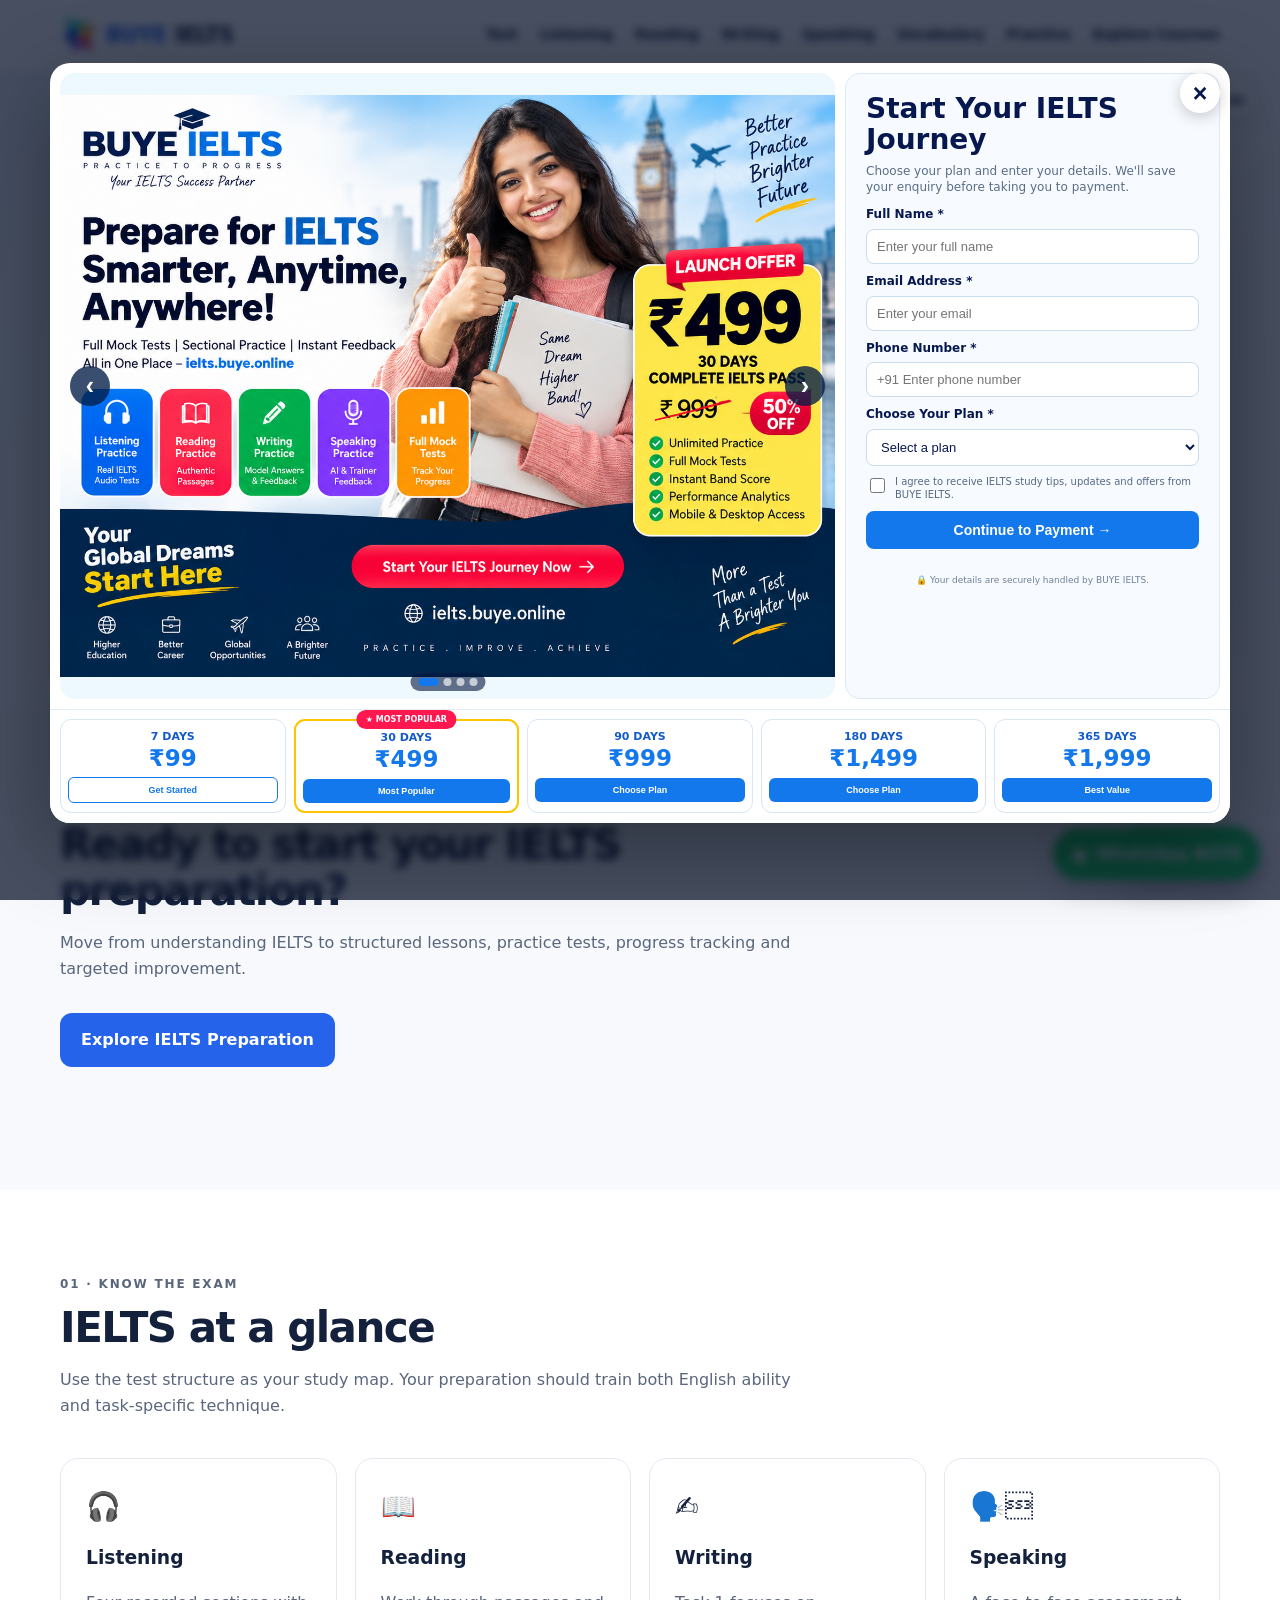
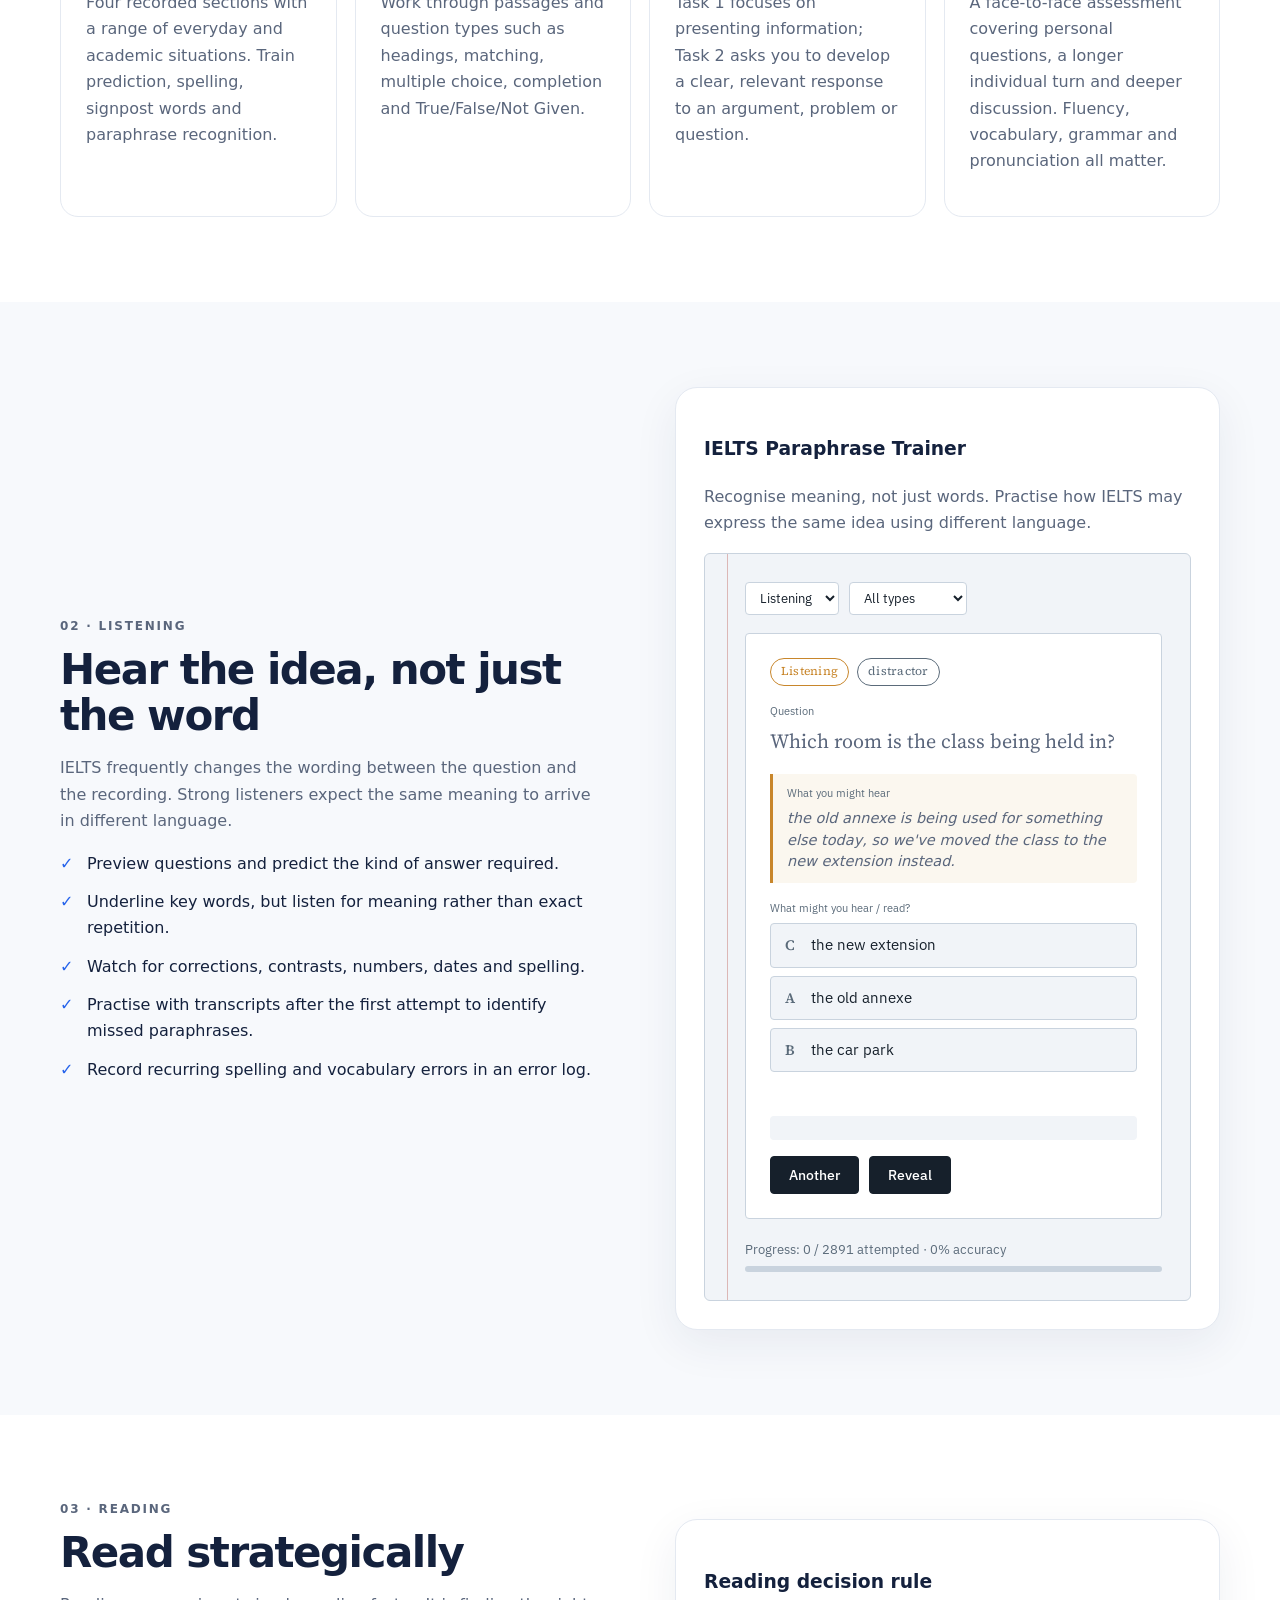
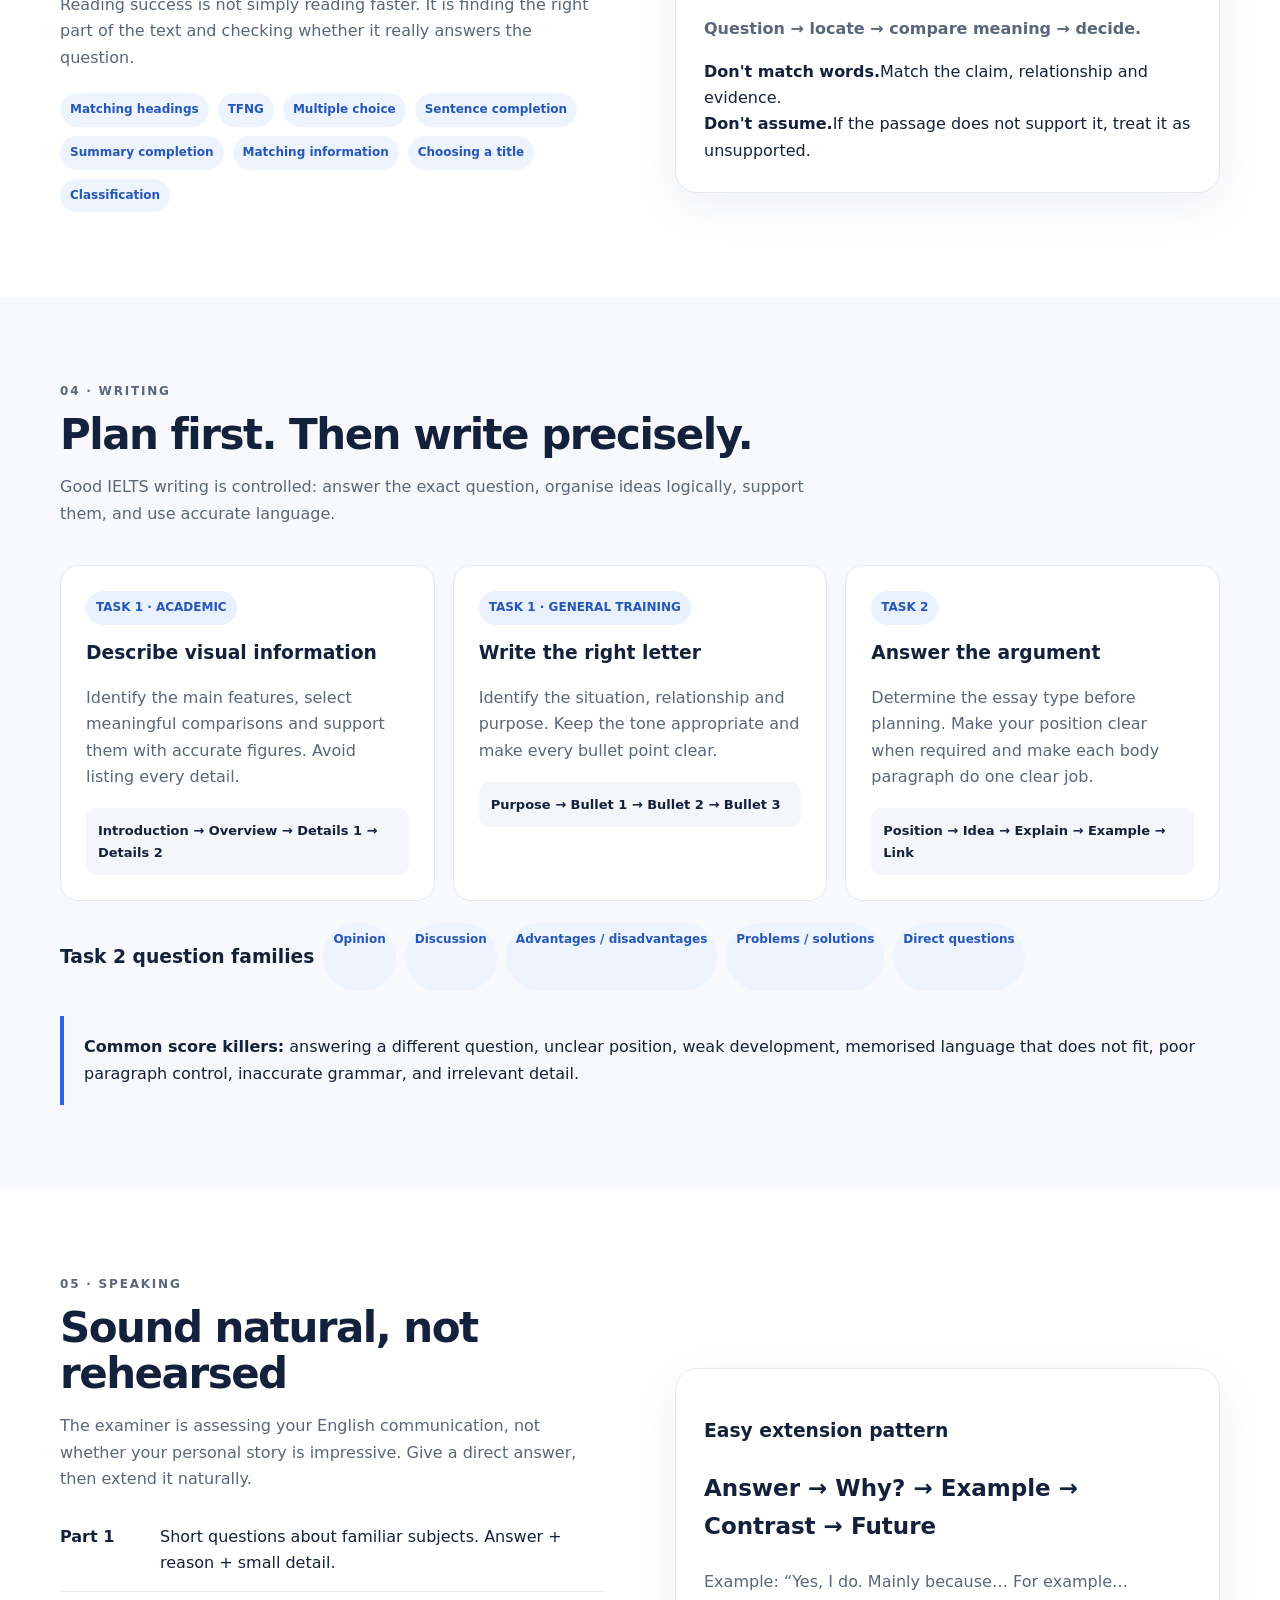
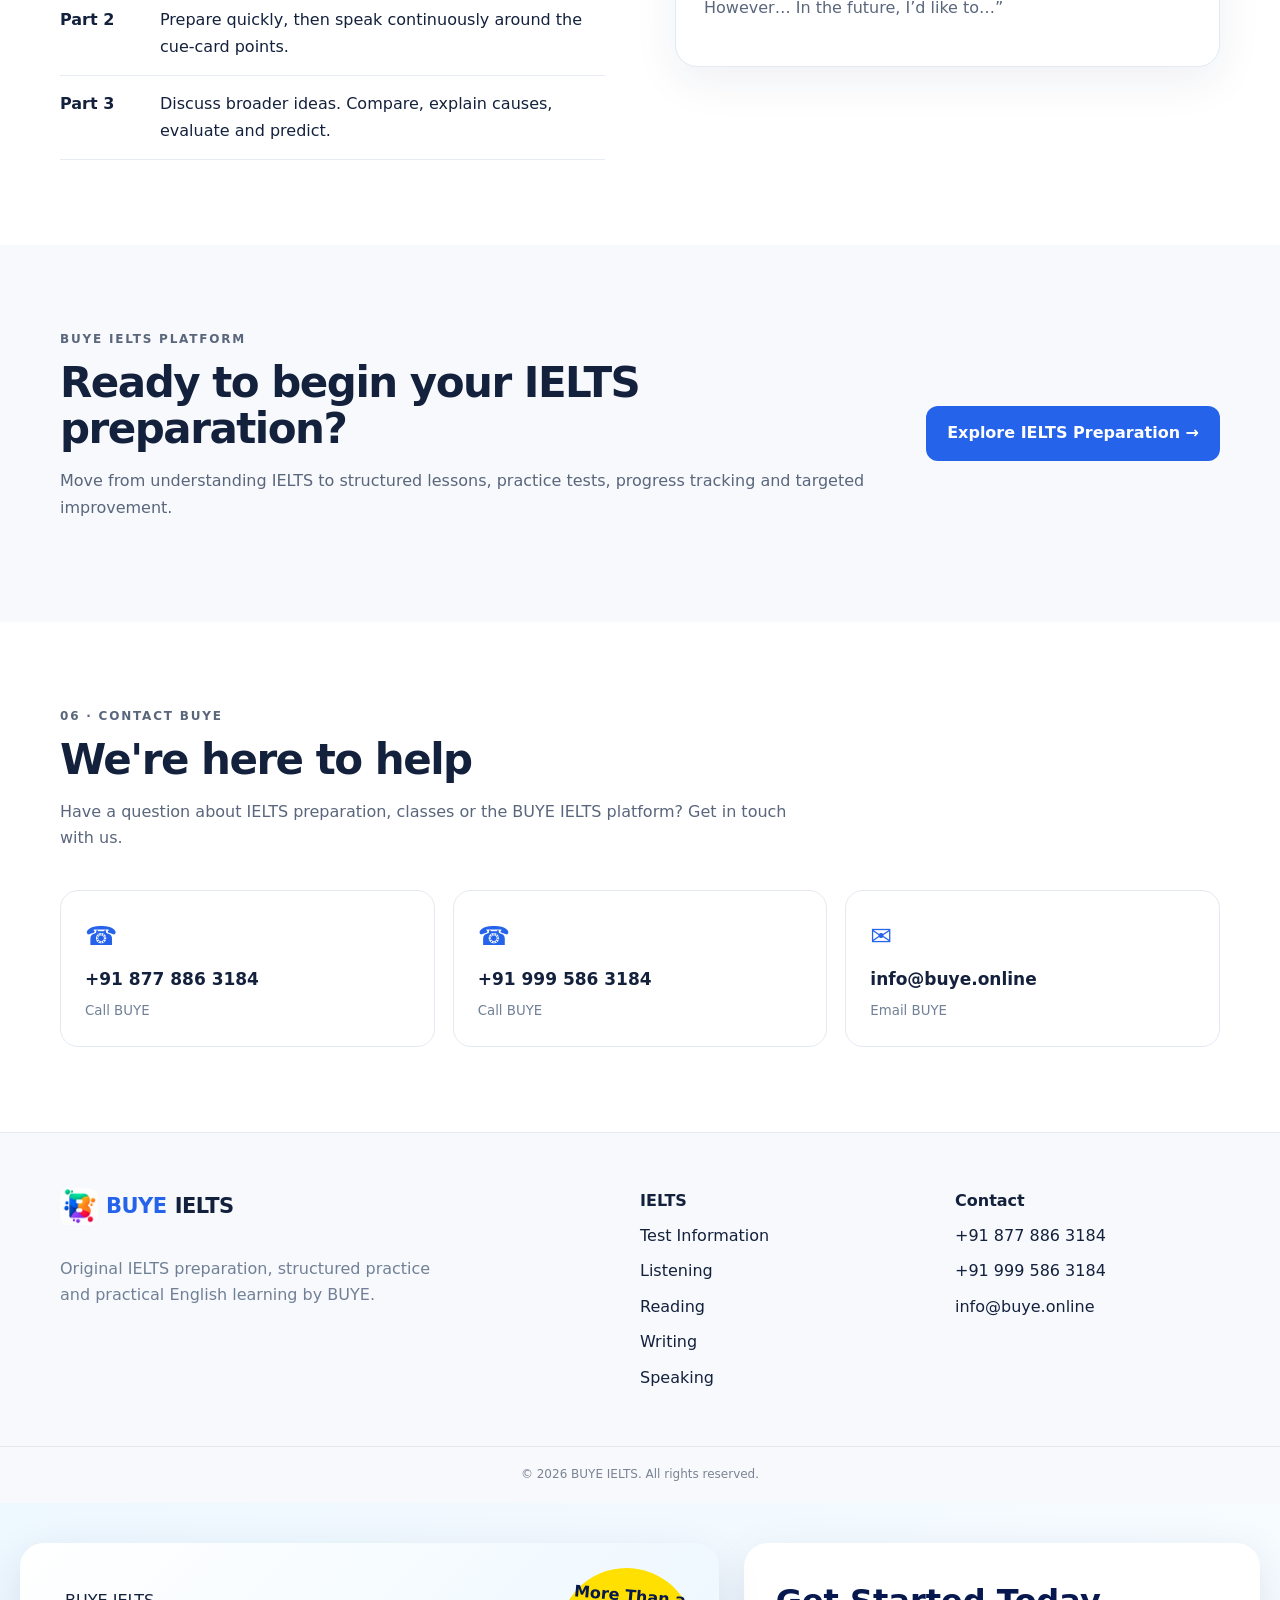
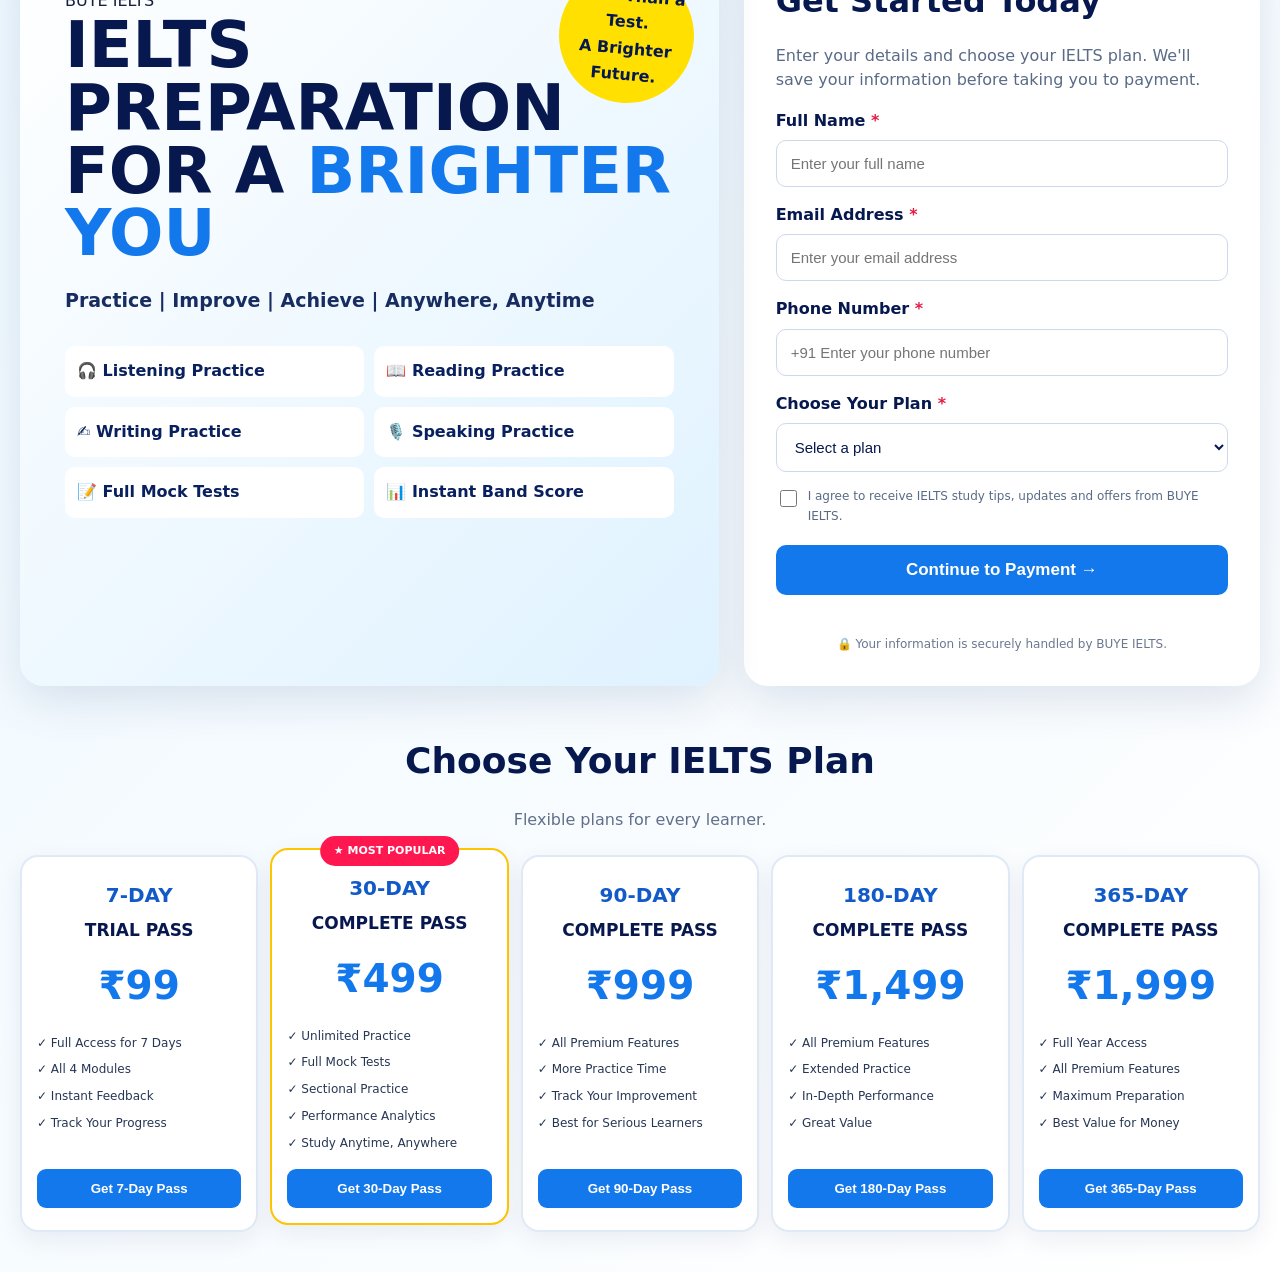
<file: web/index.html>
﻿<!doctype html>
<html lang="en">
<head>
  <meta charset="utf-8">
  <meta name="viewport" content="width=device-width, initial-scale=1">
  <title>BUYE IELTS — Complete IELTS Preparation</title>
  <meta name="description" content="Original IELTS preparation lessons, practice, vocabulary, writing, speaking and test strategies by BUYE IELTS.">
  <link rel="stylesheet" href="buye-original.css">
  <link rel="stylesheet" href="css/buye-theme.css">
  <link rel="stylesheet" href="css/buye-lead-offer.css">
  <link rel="stylesheet" href="css/buye-sliding-offer.css">
  <link rel="stylesheet" href="css/buye-after-popup-guide.css">
  <link rel="stylesheet" href="css/buye-paraphrase-trainer-v2.css" />
</head>
<body>
<header class="site-header">
  <div class="container nav">
    <a class="brand" href="#home"><img class="buye-global-logo" src="assets/buye-logo.png" alt="BUYE logo"><span>BUYE</span> IELTS</a>
    <button class="menu-btn" aria-label="Open menu">☰</button>
    <nav id="navLinks">
      <a href="#test">Test</a><a href="#listening">Listening</a><a href="#reading">Reading</a>
      <a href="#writing">Writing</a><a href="#speaking">Speaking</a><a href="#vocab">Vocabulary</a>
      <a href="#practice">Practice</a>
<a href="https://learn.buye.online"
   class="nav-link"
   target="_blank"
   rel="noopener noreferrer">
  Explore Courses
</a>
    </nav>
  </div>
</header>

<main id="home">
<section class="hero">
  <div class="container hero-grid">
    <div>
      <p class="eyebrow">IELTS preparation, simplified</p>
      <h1>Prepare smarter.<br><span>Speak, write & score.</span></h1>
      <p class="lead">A structured IELTS learning hub built around the skills that matter: understanding the test, recognising paraphrases, organising ideas, answering precisely and practising under time pressure.</p>
      <div class="actions"><a class="btn primary" href="#practice">Start practising</a><a class="btn secondary" href="#test">Understand IELTS</a></div>
    </div>
    <div class="hero-card">
      <div class="score-ring">9.0</div>
      <h3>Build your band score</h3>
      <p>Learn the task → practise the skill → check the mistake → repeat with better language.</p>
      <div class="mini-stats"><b>4</b><span>skills</span><b>2</b><span>writing tasks</span><b>3</b><span>speaking parts</span></div>
    </div>
  </div>
</section>

<section class="section tinted" id="ielts-gateway">
  <div class="container">
    <div class="section-head">
      <p class="eyebrow">BUYE IELTS PLATFORM</p>
      <h2>Ready to start your IELTS preparation?</h2>
      <p>Move from understanding IELTS to structured lessons, practice tests, progress tracking and targeted improvement.</p>
      <div class="actions">
        <a class="btn primary" href="ielts.html">Explore IELTS Preparation</a>
      </div>
    </div>
  </div>
</section>

</section>

<section class="section" id="test">
<div class="container">
  <div class="section-head"><p class="eyebrow">01 · Know the exam</p><h2>IELTS at a glance</h2><p>Use the test structure as your study map. Your preparation should train both English ability and task-specific technique.</p></div>
  <div class="cards four">
    <article class="card"><span class="icon">🎧</span><h3>Listening</h3><p>Four recorded sections with a range of everyday and academic situations. Train prediction, spelling, signpost words and paraphrase recognition.</p></article>
    <article class="card"><span class="icon">📖</span><h3>Reading</h3><p>Work through passages and question types such as headings, matching, multiple choice, completion and True/False/Not Given.</p></article>
    <article class="card"><span class="icon">✍️</span><h3>Writing</h3><p>Task 1 focuses on presenting information; Task 2 asks you to develop a clear, relevant response to an argument, problem or question.</p></article>
    <article class="card"><span class="icon">🗣️</span><h3>Speaking</h3><p>A face-to-face assessment covering personal questions, a longer individual turn and deeper discussion. Fluency, vocabulary, grammar and pronunciation all matter.</p></article>
  </div>
</div>
</section>

<section class="section tinted" id="listening">
<div class="container split">
  <div><p class="eyebrow">02 · Listening</p><h2>Hear the idea, not just the word</h2>
  <p>IELTS frequently changes the wording between the question and the recording. Strong listeners expect the same meaning to arrive in different language.</p>
  <ul class="checklist"><li>Preview questions and predict the kind of answer required.</li><li>Underline key words, but listen for meaning rather than exact repetition.</li><li>Watch for corrections, contrasts, numbers, dates and spelling.</li><li>Practise with transcripts after the first attempt to identify missed paraphrases.</li><li>Record recurring spelling and vocabulary errors in an error log.</li></ul></div>
  <div class="lesson-box buye-paraphrase-v2-panel">
  <h3>IELTS Paraphrase Trainer</h3>
  <p class="paraphrase-v2-intro">
    Recognise meaning, not just words. Practise how IELTS may express the same idea using different language.
  </p>
  <div id="buye-paraphrase-trainer-v2"></div>
</div>
</div>
</section>

<section class="section" id="reading">
<div class="container split reverse">
  <div class="lesson-box"><h3>Reading decision rule</h3><p><b>Question → locate → compare meaning → decide.</b></p><div class="rule"><strong>Don't match words.</strong><span>Match the claim, relationship and evidence.</span></div><div class="rule"><strong>Don't assume.</strong><span>If the passage does not support it, treat it as unsupported.</span></div></div>
  <div><p class="eyebrow">03 · Reading</p><h2>Read strategically</h2>
  <p>Reading success is not simply reading faster. It is finding the right part of the text and checking whether it really answers the question.</p>
  <div class="topic-pills"><span>Matching headings</span><span>TFNG</span><span>Multiple choice</span><span>Sentence completion</span><span>Summary completion</span><span>Matching information</span><span>Choosing a title</span><span>Classification</span></div>
</div>
</div>
</section>

<section class="section tinted" id="writing">
<div class="container">
  <div class="section-head"><p class="eyebrow">04 · Writing</p><h2>Plan first. Then write precisely.</h2><p>Good IELTS writing is controlled: answer the exact question, organise ideas logically, support them, and use accurate language.</p></div>
  <div class="writing-grid">
    <article class="card"><span class="tag">TASK 1 · ACADEMIC</span><h3>Describe visual information</h3><p>Identify the main features, select meaningful comparisons and support them with accurate figures. Avoid listing every detail.</p><div class="formula">Introduction → Overview → Details 1 → Details 2</div></article>
    <article class="card"><span class="tag">TASK 1 · GENERAL TRAINING</span><h3>Write the right letter</h3><p>Identify the situation, relationship and purpose. Keep the tone appropriate and make every bullet point clear.</p><div class="formula">Purpose → Bullet 1 → Bullet 2 → Bullet 3</div></article>
    <article class="card"><span class="tag">TASK 2</span><h3>Answer the argument</h3><p>Determine the essay type before planning. Make your position clear when required and make each body paragraph do one clear job.</p><div class="formula">Position → Idea → Explain → Example → Link</div></article>
  </div>
  <div class="essay-types"><h3>Task 2 question families</h3><span>Opinion</span><span>Discussion</span><span>Advantages / disadvantages</span><span>Problems / solutions</span><span>Direct questions</span></div>
  <div class="warning"><b>Common score killers:</b> answering a different question, unclear position, weak development, memorised language that does not fit, poor paragraph control, inaccurate grammar, and irrelevant detail.</div>
</div>
</section>

<section class="section" id="speaking">
<div class="container split">
  <div>
    <p class="eyebrow">05 · Speaking</p>
    <h2>Sound natural, not rehearsed</h2>
    <p>The examiner is assessing your English communication, not whether your personal story is impressive. Give a direct answer, then extend it naturally.</p>

    <div class="speaking-parts">
      <div><b>Part 1</b><span>Short questions about familiar subjects. Answer + reason + small detail.</span></div>
      <div><b>Part 2</b><span>Prepare quickly, then speak continuously around the cue-card points.</span></div>
      <div><b>Part 3</b><span>Discuss broader ideas. Compare, explain causes, evaluate and predict.</span></div>
    </div>
  </div>

  <div class="lesson-box">
    <h3>Easy extension pattern</h3>
    <p class="big">Answer → Why? → Example → Contrast → Future</p>
    <p>Example: “Yes, I do. Mainly because… For example… However… In the future, I’d like to…”</p>
  </div>
</div>
</section>

<!-- IELTS GATEWAY -->
<section class="section tinted" id="ielts-gateway">
  <div class="container gateway">
    <div>
      <p class="eyebrow">BUYE IELTS PLATFORM</p>
      <h2>Ready to begin your IELTS preparation?</h2>
      <p>Move from understanding IELTS to structured lessons, practice tests, progress tracking and targeted improvement.</p>
    </div>
    <a class="btn primary gateway-btn" href="ielts.html">Explore IELTS Preparation →</a>
  </div>
</section>

<!-- CONTACT -->
<section class="section" id="contact">
  <div class="container">
    <div class="section-head">
      <p class="eyebrow">06 · Contact BUYE</p>
      <h2>We're here to help</h2>
      <p>Have a question about IELTS preparation, classes or the BUYE IELTS platform? Get in touch with us.</p>
    </div>

    <div class="contact-grid">
      <a class="contact-card" href="tel:+918778863184">
        <span class="contact-icon">☎</span>
        <strong>+91 877 886 3184</strong>
        <small>Call BUYE</small>
      </a>

      <a class="contact-card" href="tel:+919995863184">
        <span class="contact-icon">☎</span>
        <strong>+91 999 586 3184</strong>
        <small>Call BUYE</small>
      </a>

      <a class="contact-card" href="mailto:info@buye.online">
        <span class="contact-icon">✉</span>
        <strong>info@buye.online</strong>
        <small>Email BUYE</small>
      </a>
    </div>
  </div>
</section>

<footer class="site-footer">
  <div class="container footer-grid">
    <div>
      <a class="brand footer-brand" href="#home">
        <img src="assets/buye-logo.png" alt="BUYE logo">
        <span>BUYE</span> IELTS
      </a>
      <p>Original IELTS preparation, structured practice and practical English learning by BUYE.</p>
    </div>

    <div>
      <strong>IELTS</strong>
      <a href="#test">Test Information</a>
      <a href="#listening">Listening</a>
      <a href="#reading">Reading</a>
      <a href="#writing">Writing</a>
      <a href="#speaking">Speaking</a>
    </div>

    <div>
      <strong>Contact</strong>
      <a href="tel:+918778863184">+91 877 886 3184</a>
      <a href="tel:+919995863184">+91 999 586 3184</a>
      <a href="mailto:info@buye.online">info@buye.online</a>
    </div>
  </div>

  <div class="copyright">
    © 2026 BUYE IELTS. All rights reserved.
  </div>
</footer>

<!-- FLOATING WHATSAPP -->
<a
  class="whatsapp-float"
  href="https://wa.me/918778863184?text=Hello%20BUYE%20IELTS%2C%20I%20would%20like%20to%20know%20more%20about%20IELTS%20preparation."
  target="_blank"
  rel="noopener"
  aria-label="Connect with BUYE IELTS on WhatsApp"
  title="Connect with BUYE IELTS on WhatsApp"
>
  <span>WhatsApp</span>
</a>


<!-- BUYE-IELTS-LEAD-ADVERTISEMENT -->

<section class="buye-lead-ad" id="buye-lead-ad">

  <div class="buye-lead-ad-wrap">

    <div class="buye-lead-ad-grid">

      <div class="buye-ad-visual">

        <div class="offer-kicker">BUYE IELTS</div>

        <h2>
          IELTS PREPARATION<br>
          FOR A <span>BRIGHTER YOU</span>
        </h2>

        <p class="buye-ad-subtitle">
          Practice | Improve | Achieve | Anywhere, Anytime
        </p>

        <div class="buye-ad-benefits">
          <div>🎧 Listening Practice</div>
          <div>📖 Reading Practice</div>
          <div>✍️ Writing Practice</div>
          <div>🎙️ Speaking Practice</div>
          <div>📝 Full Mock Tests</div>
          <div>📊 Instant Band Score</div>
        </div>

        <div class="buye-ad-message">
          More Than a Test.<br>
          A Brighter Future.
        </div>

      </div>


      <div class="buye-lead-form-card">

        <h2>Get Started Today</h2>

        <p>
          Enter your details and choose your IELTS plan.
          We'll save your information before taking you to payment.
        </p>

        <form id="buyeLeadPaymentForm">

          <div class="buye-lead-field">
            <label>
              Full Name <span>*</span>
            </label>

            <input
              id="buyeLeadName"
              type="text"
              placeholder="Enter your full name"
              required>
          </div>


          <div class="buye-lead-field">
            <label>
              Email Address <span>*</span>
            </label>

            <input
              id="buyeLeadEmail"
              type="email"
              placeholder="Enter your email address"
              required>
          </div>


          <div class="buye-lead-field">
            <label>
              Phone Number <span>*</span>
            </label>

            <input
              id="buyeLeadPhone"
              type="tel"
              placeholder="+91 Enter your phone number"
              required>
          </div>


          <div class="buye-lead-field">
            <label>
              Choose Your Plan <span>*</span>
            </label>

            <select id="buyeLeadPlan" required>

              <option value="">Select a plan</option>

              <option value="7-Day Trial Pass">
                7-Day Trial Pass — ₹99
              </option>

              <option value="30-Day Complete Pass">
                30-Day Complete Pass — ₹499
              </option>

              <option value="90-Day Complete Pass">
                90-Day Complete Pass — ₹999
              </option>

              <option value="180-Day Complete Pass">
                180-Day Complete Pass — ₹1,499
              </option>

              <option value="365-Day Complete Pass">
                365-Day Complete Pass — ₹1,999
              </option>

            </select>
          </div>


          <label class="buye-lead-consent">

            <input type="checkbox" required>

            <span>
              I agree to receive IELTS study tips, updates and offers from BUYE IELTS.
            </span>

          </label>


          <button
            type="submit"
            id="buyeLeadSubmit"
            class="buye-lead-submit">
            Continue to Payment →
          </button>

          <div
            id="buyeLeadMessage"
            class="buye-lead-message">
          </div>

          <p class="buye-lead-secure">
            🔒 Your information is securely handled by BUYE IELTS.
          </p>

        </form>

      </div>

    </div>


    <div class="buye-ad-pricing-title">

      <h2>Choose Your IELTS Plan</h2>

      <p>
        Flexible plans for every learner.
      </p>

    </div>


    <div class="buye-ad-prices">


      <article class="buye-plan">

        <div class="buye-plan-period">7-DAY</div>

        <h3>TRIAL PASS</h3>

        <div class="buye-plan-price">₹99</div>

        <ul>
          <li>✓ Full Access for 7 Days</li>
          <li>✓ All 4 Modules</li>
          <li>✓ Instant Feedback</li>
          <li>✓ Track Your Progress</li>
        </ul>

        <button
          type="button"
          class="buye-plan-button"
          data-plan="7-Day Trial Pass">
          Get 7-Day Pass
        </button>

      </article>


      <article class="buye-plan popular">

        <div class="buye-popular">
          ★ MOST POPULAR
        </div>

        <div class="buye-plan-period">30-DAY</div>

        <h3>COMPLETE PASS</h3>

        <div class="buye-plan-price">₹499</div>

        <ul>
          <li>✓ Unlimited Practice</li>
          <li>✓ Full Mock Tests</li>
          <li>✓ Sectional Practice</li>
          <li>✓ Performance Analytics</li>
          <li>✓ Study Anytime, Anywhere</li>
        </ul>

        <button
          type="button"
          class="buye-plan-button"
          data-plan="30-Day Complete Pass">
          Get 30-Day Pass
        </button>

      </article>


      <article class="buye-plan">

        <div class="buye-plan-period">90-DAY</div>

        <h3>COMPLETE PASS</h3>

        <div class="buye-plan-price">₹999</div>

        <ul>
          <li>✓ All Premium Features</li>
          <li>✓ More Practice Time</li>
          <li>✓ Track Your Improvement</li>
          <li>✓ Best for Serious Learners</li>
        </ul>

        <button
          type="button"
          class="buye-plan-button"
          data-plan="90-Day Complete Pass">
          Get 90-Day Pass
        </button>

      </article>


      <article class="buye-plan">

        <div class="buye-plan-period">180-DAY</div>

        <h3>COMPLETE PASS</h3>

        <div class="buye-plan-price">₹1,499</div>

        <ul>
          <li>✓ All Premium Features</li>
          <li>✓ Extended Practice</li>
          <li>✓ In-Depth Performance</li>
          <li>✓ Great Value</li>
        </ul>

        <button
          type="button"
          class="buye-plan-button"
          data-plan="180-Day Complete Pass">
          Get 180-Day Pass
        </button>

      </article>


      <article class="buye-plan">

        <div class="buye-plan-period">365-DAY</div>

        <h3>COMPLETE PASS</h3>

        <div class="buye-plan-price">₹1,999</div>

        <ul>
          <li>✓ Full Year Access</li>
          <li>✓ All Premium Features</li>
          <li>✓ Maximum Preparation</li>
          <li>✓ Best Value for Money</li>
        </ul>

        <button
          type="button"
          class="buye-plan-button"
          data-plan="365-Day Complete Pass">
          Get 365-Day Pass
        </button>

      </article>

    </div>

  </div>

</section>

<!-- END BUYE-IELTS-LEAD-ADVERTISEMENT -->

</main>

<script src="buye-original-app.js"></script>
  <script src="js/buye-theme.js"></script>

<a class="buye-whatsapp"
   href="https://wa.me/919995863184?text=Hello%20BUYE%20IELTS%2C%20I%20would%20like%20to%20know%20more%20about%20IELTS%20preparation."
   target="_blank"
   rel="noopener noreferrer"
   aria-label="Contact BUYE IELTS on WhatsApp">
  <span class="buye-whatsapp-icon">◉</span>
  <span>WhatsApp BUYE</span>
</a>

  <script src="js/buye-lead-payment.js"></script>

<!-- BUYE-SLIDING-OFFER-START -->

<div id="buyeSlidingOffer" aria-hidden="true">

  <div class="buye-popup-panel">

    <button
      type="button"
      class="buye-popup-close"
      id="buyePopupClose"
      aria-label="Close IELTS offer">
      ×
    </button>


    <div class="buye-popup-content">


      <!-- PROMOTIONAL SIDE -->

      <div class="buye-popup-promo">

        <div class="buye-popup-brand">
          BUYE IELTS
        </div>

        <h2>
          IELTS PREPARATION<br>
          FOR A <span>BRIGHTER YOU</span>
        </h2>

        <p class="buye-popup-line">
          Practice | Improve | Achieve | Anywhere, Anytime
        </p>


        <div class="buye-popup-benefits">

          <div>🎧 Listening Practice</div>
          <div>📖 Reading Practice</div>
          <div>✍️ Writing Practice</div>
          <div>🎙️ Speaking Practice</div>
          <div>📝 Full Mock Tests</div>
          <div>📊 Progress Tracking</div>

        </div>


        <a
          href="#lessons"
          class="buye-popup-explore"
          id="buyePopupExplore">
          Explore More on BUYE IELTS →
        </a>

      </div>


      <!-- LEAD FORM -->

      <div class="buye-popup-form">

        <h3>
          Start Your IELTS Journey
        </h3>

        <p class="buye-popup-form-intro">
          Choose your plan and enter your details.
          We'll save your enquiry before taking you to payment.
        </p>


        <form id="buyePopupLeadForm">


          <div class="buye-popup-field">

            <label for="buyePopupName">
              Full Name *
            </label>

            <input
              id="buyePopupName"
              type="text"
              placeholder="Enter your full name"
              autocomplete="name"
              required>

          </div>


          <div class="buye-popup-field">

            <label for="buyePopupEmail">
              Email Address *
            </label>

            <input
              id="buyePopupEmail"
              type="email"
              placeholder="Enter your email"
              autocomplete="email"
              required>

          </div>


          <div class="buye-popup-field">

            <label for="buyePopupPhone">
              Phone Number *
            </label>

            <input
              id="buyePopupPhone"
              type="tel"
              placeholder="+91 Enter phone number"
              autocomplete="tel"
              required>

          </div>


          <div class="buye-popup-field">

            <label for="buyePopupPlan">
              Choose Your Plan *
            </label>

            <select
              id="buyePopupPlan"
              required>

              <option value="">
                Select a plan
              </option>

              <option value="7-Day Trial Pass">
                7-Day Trial Pass — ₹99
              </option>

              <option value="30-Day Complete Pass">
                30-Day Complete Pass — ₹499
              </option>

              <option value="90-Day Complete Pass">
                90-Day Complete Pass — ₹999
              </option>

              <option value="180-Day Complete Pass">
                180-Day Complete Pass — ₹1,499
              </option>

              <option value="365-Day Complete Pass">
                365-Day Complete Pass — ₹1,999
              </option>

            </select>

          </div>


          <label class="buye-popup-consent">

            <input
              type="checkbox"
              id="buyePopupConsent"
              required>

            <span>
              I agree to receive IELTS study tips,
              updates and offers from BUYE IELTS.
            </span>

          </label>


          <button
            type="submit"
            class="buye-popup-submit"
            id="buyePopupSubmit">
            Continue to Payment →
          </button>


          <div
            id="buyePopupMessage"
            class="buye-popup-message">
          </div>


          <p class="buye-popup-secure">
            🔒 Your details are securely handled by BUYE IELTS.
          </p>

        </form>

      </div>

    </div>


    <!-- QUICK PRICE BAR -->

    <div class="buye-popup-prices">


      <div class="buye-popup-price">

        <div class="buye-popup-price-period">
          7 DAYS
        </div>

        <div class="buye-popup-price-value">
          ₹99
        </div>

        <button
          type="button"
          data-popup-plan="7-Day Trial Pass">
          Get Started
        </button>

      </div>


      <div class="buye-popup-price popular">

        <div class="buye-popup-price-period">
          30 DAYS
        </div>

        <div class="buye-popup-price-value">
          ₹499
        </div>

        <button
          type="button"
          data-popup-plan="30-Day Complete Pass">
          Most Popular
        </button>

      </div>


      <div class="buye-popup-price">

        <div class="buye-popup-price-period">
          90 DAYS
        </div>

        <div class="buye-popup-price-value">
          ₹999
        </div>

        <button
          type="button"
          data-popup-plan="90-Day Complete Pass">
          Choose Plan
        </button>

      </div>


      <div class="buye-popup-price">

        <div class="buye-popup-price-period">
          180 DAYS
        </div>

        <div class="buye-popup-price-value">
          ₹1,499
        </div>

        <button
          type="button"
          data-popup-plan="180-Day Complete Pass">
          Choose Plan
        </button>

      </div>


      <div class="buye-popup-price">

        <div class="buye-popup-price-period">
          365 DAYS
        </div>

        <div class="buye-popup-price-value">
          ₹1,999
        </div>

        <button
          type="button"
          data-popup-plan="365-Day Complete Pass">
          Best Value
        </button>

      </div>


    </div>

  </div>

</div>

<!-- BUYE-SLIDING-OFFER-END -->

  <script src="js/api.js"></script>
  <script src="js/buye-sliding-offer.js"></script>
  <script src="js/buye-after-popup-guide.js"></script>
  
<script src="js/buye-paraphrase-trainer-v2.js"></script>
<script>
  document.addEventListener("DOMContentLoaded", function () {
    const paraphraseTrainerV2 = new BuyeParaphraseTrainer(
      "#buye-paraphrase-trainer-v2",
      {
        dataUrl: "data/paraphrase-bank-v2.json",
        modulesUrl: "data/modules-paraphrase-v2.json",
        skill: "Listening"
      }
    );

    paraphraseTrainerV2.init();
  });
</script>
</body>
</html>
</file>
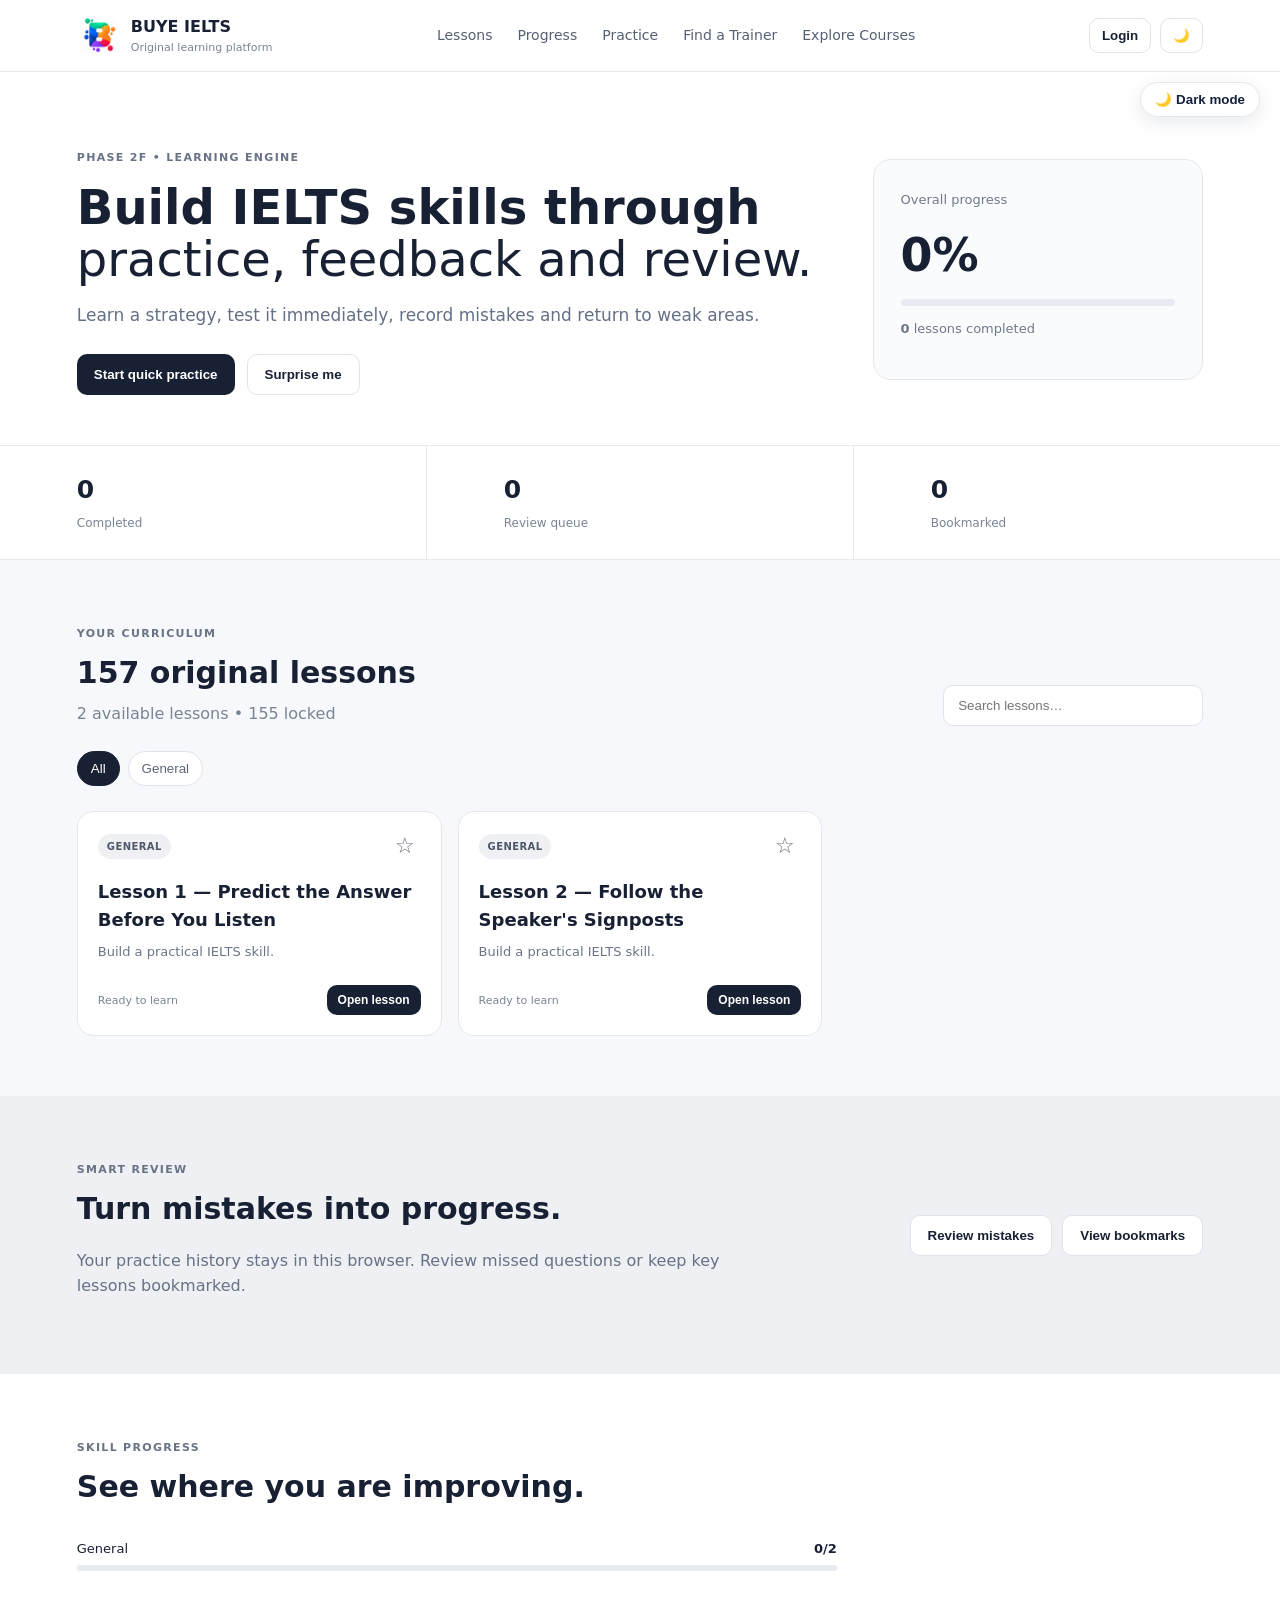
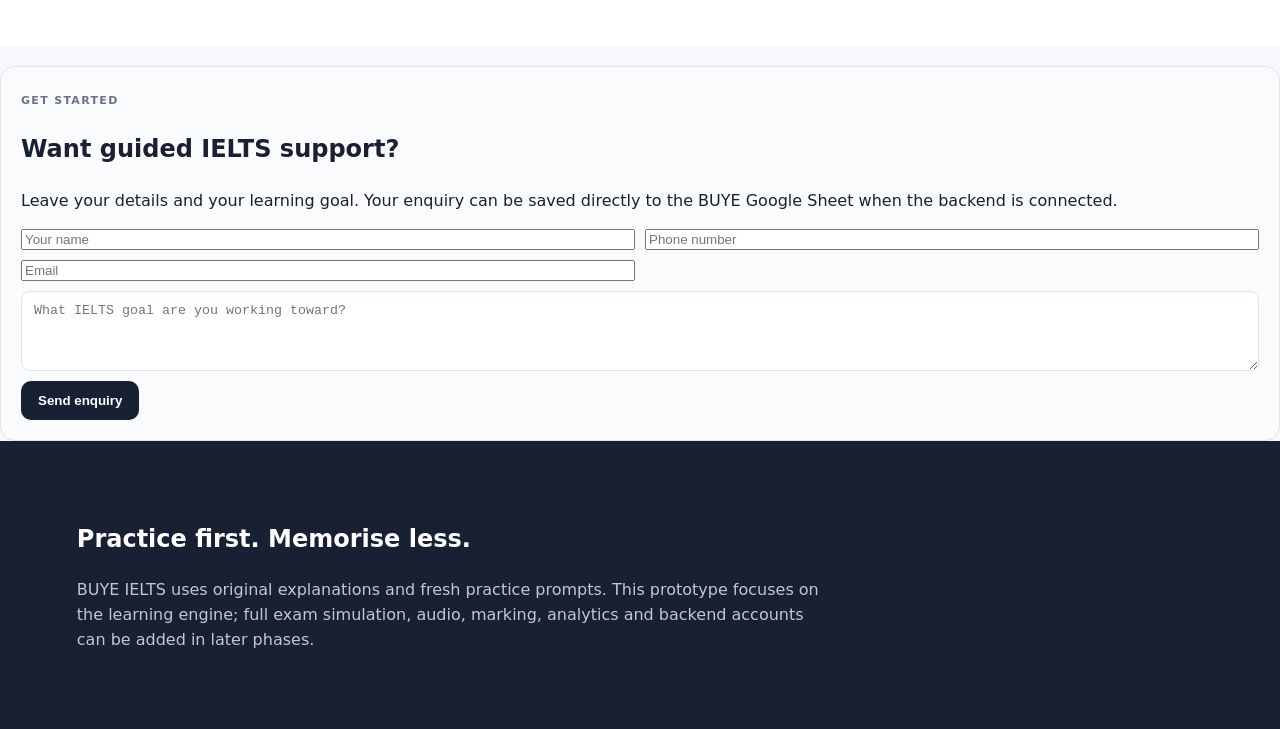
<file: web/ielts.html>
<!doctype html><html lang="en"><head><meta charset="utf-8"><meta name="viewport" content="width=device-width,initial-scale=1"><title>BUYE IELTS — Learn. Practise. Improve.</title><link rel="stylesheet" href="css/style.css">  <link rel="stylesheet" href="css/buye-theme.css">
</head><body>
<header class="topbar"><div class="brand"><img class="logo-img" src="assets/buye-logo.png" alt="BUYE logo"><div><strong>BUYE IELTS</strong><small>Original learning platform</small></div></div><nav><a href="#lessons">Lessons</a><a href="#progress">Progress</a><a href="practice.html">Practice</a><a href="https://iwm.buye.online/">Find a Trainer</a><a href="https://learn.buye.online/">Explore Courses</a></nav>
<div class="topbar-actions"><span class="auth-user" id="authUser"></span><button class="header-btn" id="loginBtn">Login</button><button class="header-btn" id="themeToggle">🌙</button></div></header>
<main><section class="hero"><div><span class="eyebrow">PHASE 2F • LEARNING ENGINE</span><h1>Build IELTS skills through <span>practice, feedback and review.</span></h1><p>Learn a strategy, test it immediately, record mistakes and return to weak areas.</p><div class="hero-actions"><button class="primary" id="startPractice">Start quick practice</button><button class="secondary" id="randomLesson">Surprise me</button></div></div><div class="hero-card"><span>Overall progress</span><strong id="overallProgress">0%</strong><div class="track"><i id="progressFill"></i></div><p><b id="doneCount">0</b> lessons completed</p></div></section>
<section class="stats" id="progress"><div><b id="doneCountSummary">0</b><span>Completed</span></div><div><b id="mistakeCount">0</b><span>Review queue</span></div><div><b id="bookmarkCount">0</b><span>Bookmarked</span></div></section>
<section class="workspace" id="lessons"><div class="section-head"><div><span class="eyebrow">YOUR CURRICULUM</span><h2>157 original lessons</h2><p id="lessonCount">Loading…</p></div><div class="search-wrap"><input id="search" placeholder="Search lessons…"></div></div><div class="tabs" id="skillTabs"></div><div class="grid" id="lessonGrid"></div></section>
<section class="review-panel"><div><span class="eyebrow">SMART REVIEW</span><h2>Turn mistakes into progress.</h2><p>Your practice history stays in this browser. Review missed questions or keep key lessons bookmarked.</p></div><div class="review-actions"><button class="secondary" id="showMistakes">Review mistakes</button><button class="secondary" id="showBookmarks">View bookmarks</button></div></section>
<section class="skill-panel"><div><span class="eyebrow">SKILL PROGRESS</span><h2>See where you are improving.</h2></div><div id="skillProgress"></div></section>
<section class="lead-card" id="contact"><span class="eyebrow">GET STARTED</span><h2>Want guided IELTS support?</h2><p>Leave your details and your learning goal. Your enquiry can be saved directly to the BUYE Google Sheet when the backend is connected.</p>
<form class="lead-form" id="leadForm"><input name="name" placeholder="Your name" required><input name="phone" placeholder="Phone number" required><input name="email" type="email" placeholder="Email"><textarea name="goal" placeholder="What IELTS goal are you working toward?"></textarea><button class="primary" type="submit">Send enquiry</button><span class="auth-status" id="leadStatus"></span></form></section>
<section class="footer-note" id="practice"><h2>Practice first. Memorise less.</h2><p>BUYE IELTS uses original explanations and fresh practice prompts. This prototype focuses on the learning engine; full exam simulation, audio, marking, analytics and backend accounts can be added in later phases.</p></section></main>
<div class="modal auth-modal" id="authModal"><div class="modal-card"><div class="modal-head"><div><span class="eyebrow">BUYE ACCOUNT</span><h2>Login or create your account</h2></div><button class="icon-btn" id="closeAuth">×</button></div><div class="auth-tabs"><button class="auth-tab active" data-auth="login">Login</button><button class="auth-tab" data-auth="register">Register</button></div><form class="auth-form" id="authForm"></form><div class="auth-status" id="authStatus"></div></div></div>
<div class="modal" id="modal"><div class="modal-card"><div id="modalBody"></div></div></div><div class="modal" id="practiceModal"><div class="modal-card"><div id="practiceBody"></div></div></div><script src="js/api.js"></script><script src="js/app.js"></script>  <script src="js/buye-theme.js"></script>
</body></html>
</file>
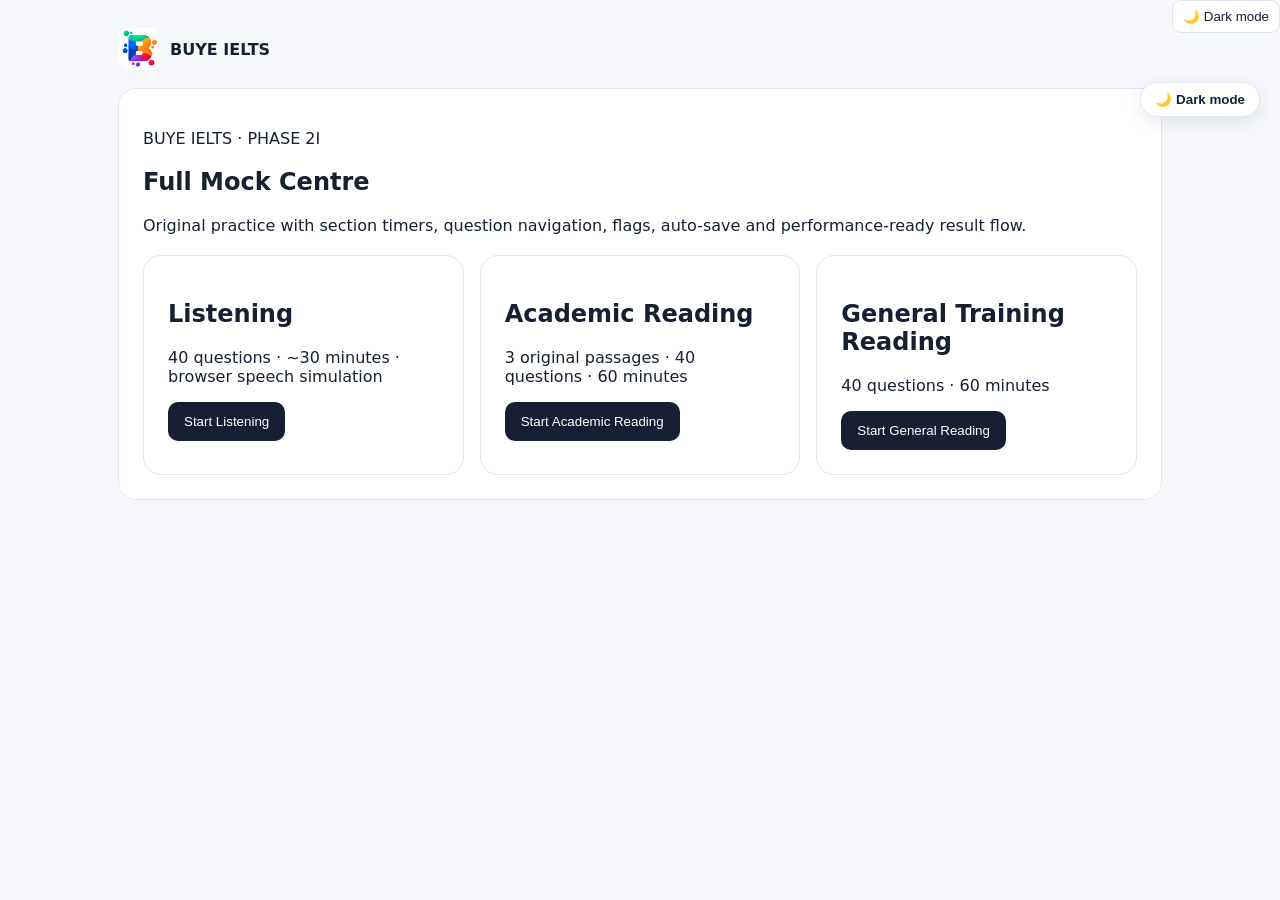
<file: web/practice.html>
<!doctype html>
<html>
<head>
<meta charset="utf-8">
<meta name="viewport" content="width=device-width,initial-scale=1">
<title>BUYE IELTS Phase 2I Mock Centre</title>

<style>
/* =========================================================
   BUYE IELTS — PRACTICE CENTRE BASE
   ========================================================= */

* {
  box-sizing: border-box;
}

body {
  font-family: system-ui, sans-serif;
  background: #f5f7fb;
  color: #172033;
  margin: 0;
  transition:
    background-color 0.2s ease,
    color 0.2s ease;
}

.wrap {
  max-width: 1100px;
  margin: auto;
  padding: 28px;
}

.hero,
.card,
.result {
  background: white;
  border: 1px solid #e2e7ef;
  border-radius: 18px;
  padding: 24px;
  transition:
    background-color 0.2s ease,
    color 0.2s ease,
    border-color 0.2s ease;
}

.grid {
  display: grid;
  grid-template-columns: repeat(3, 1fr);
  gap: 16px;
  margin-top: 20px;
}

.card button,
.result button {
  background: #172033;
  color: white;
  border: 0;
  border-radius: 10px;
  padding: 12px 16px;
  cursor: pointer;
}

.test {
  display: grid;
  grid-template-columns: 1fr 280px;
  gap: 18px;
}

.top {
  grid-column: 1 / -1;
  display: flex;
  justify-content: space-between;
}

.timer {
  font-size: 1.5rem;
  font-weight: 800;
}

.passage {
  white-space: pre-wrap;
  background: #f7f8fb;
  padding: 18px;
  border-radius: 12px;
  max-height: 360px;
  overflow: auto;
  border: 1px solid #e2e7ef;
}

.choice {
  display: block;
  width: 100%;
  padding: 13px;
  margin: 9px 0;
  text-align: left;
  border: 1px solid #dce2eb;
  background: white;
  border-radius: 10px;
  cursor: pointer;
}

.choice:hover {
  background: #f7f9fc;
}

.selected {
  outline: 2px solid #172033;
}

.nav {
  display: grid;
  grid-template-columns: repeat(5, 1fr);
  gap: 6px;
}

.nav button {
  padding: 9px;
  border: 1px solid #dce2eb;
  background: white;
  border-radius: 8px;
  cursor: pointer;
}

.nav .cur {
  outline: 2px solid #172033;
}

.nav .ans {
  font-weight: 800;
}

/* Flagged question */
.nav .flag {
  border-style: dashed;
  border-width: 2px;
  font-weight: 700;
}

.actions {
  display: flex;
  gap: 8px;
  flex-wrap: wrap;
  margin-top: 15px;
}

.actions button {
  padding: 10px 14px;
  cursor: pointer;
}

#flag {
  min-width: 105px;
  font-weight: 600;
}

#flag.is-flagged {
  font-weight: 700;
}

.big {
  font-size: 4rem;
  font-weight: 800;
}

.big small {
  font-size: 1.5rem;
}

.muted {
  color: #687284;
}

.brandbar {
  display: flex;
  align-items: center;
  gap: 10px;
  margin-bottom: 18px;
}

.brandbar img {
  width: 42px;
  height: 42px;
  object-fit: contain;
  border-radius: 11px;
  background: #fff;
}

.theme {
  float: right;
  padding: 8px 10px;
  border-radius: 9px;
  border: 1px solid #dfe3eb;
  background: #fff;
  color: #172033;
  cursor: pointer;
}

/* =========================================================
   DARK MODE
   ========================================================= */

body.dark {
  background: #111827;
  color: #f3f4f6;
}

body.dark .wrap {
  color: #f3f4f6;
}

body.dark .hero,
body.dark .card,
body.dark .result {
  background: #1f2937;
  color: #f3f4f6;
  border-color: #374151;
}

body.dark h1,
body.dark h2,
body.dark h3,
body.dark p,
body.dark strong,
body.dark #counter {
  color: #f3f4f6;
}

body.dark .muted {
  color: #9ca3af;
}

body.dark .passage {
  background: #111827;
  color: #f3f4f6;
  border-color: #374151;
}

body.dark .choice {
  background: #1f2937;
  color: #f3f4f6;
  border-color: #4b5563;
}

body.dark .choice:hover {
  background: #374151;
}

body.dark .choice.selected {
  background: #263b63;
  color: #ffffff;
  border-color: #60a5fa;
  outline: 2px solid #60a5fa;
}

body.dark .nav button {
  background: #1f2937;
  color: #f3f4f6;
  border-color: #4b5563;
}

body.dark .nav button:hover {
  background: #374151;
}

body.dark .nav .cur {
  outline: 2px solid #f9fafb;
}

body.dark .nav .flag {
  border-style: dashed;
  border-width: 2px;
  border-color: #fbbf24;
}

body.dark .theme {
  background: #1f2937;
  color: #f3f4f6;
  border-color: #4b5563;
}

body.dark .actions button {
  background: #1f2937;
  color: #f3f4f6;
  border-color: #4b5563;
}

body.dark .actions button:hover {
  background: #374151;
}

body.dark .card button,
body.dark .result button {
  background: #f3f4f6;
  color: #111827;
}

body.dark .brandbar img {
  background: #ffffff;
}

/* =========================================================
   RESPONSIVE
   ========================================================= */

@media (max-width: 800px) {
  .grid,
  .test {
    grid-template-columns: 1fr;
  }

  .wrap {
    padding: 14px;
  }
}
</style>
  <link rel="stylesheet" href="css/buye-theme.css">
</head>

<body>

<button class="theme" id="themeBtn" type="button">
  🌙 Dark mode
</button>

<main class="wrap">

  <div class="brandbar">
    <img src="assets/buye-logo.png" alt="BUYE logo">
    <strong>BUYE IELTS</strong>
  </div>

  <div id="app">

    <section class="hero">

      <p>BUYE IELTS · PHASE 2I</p>

      <h1>Full Mock Centre</h1>

      <p>
        Original practice with section timers,
        question navigation, flags, auto-save and
        performance-ready result flow.
      </p>

      <div class="grid">

        <div class="card">
          <h2>Listening</h2>
          <p>40 questions · ~30 minutes · browser speech simulation</p>
          <button data-start="listening" type="button">
            Start Listening
          </button>
        </div>

        <div class="card">
          <h2>Academic Reading</h2>
          <p>3 original passages · 40 questions · 60 minutes</p>
          <button data-start="academic_reading" type="button">
            Start Academic Reading
          </button>
        </div>

        <div class="card">
          <h2>General Training Reading</h2>
          <p>40 questions · 60 minutes</p>
          <button data-start="general_reading" type="button">
            Start General Reading
          </button>
        </div>

      </div>

    </section>

  </div>

  <template id="template">

    <section class="test">

      <div class="top">
        <strong id="title"></strong>
        <span id="timer" class="timer"></span>
      </div>

      <article>

        <div id="passage" class="passage"></div>

        <div id="question"></div>

        <div class="actions">

          <button id="prev" type="button">
            ← Previous
          </button>

          <button id="next" type="button">
            Next →
          </button>

          <button id="flag" type="button">
            ⚐ Flag
          </button>

          <button id="submit" type="button">
            Finish
          </button>

        </div>

      </article>

      <aside>

        <p id="counter"></p>

        <h3>Question navigator</h3>

        <div id="nav" class="nav"></div>

        <p class="muted">
          <strong>Bold</strong> = answered ·
          <span>Dashed</span> = flagged ·
          <span>Double border</span> = current
        </p>

      </aside>

    </section>

  </template>

</main>

<script src="js/phase2i-engine.js"></script>

<script>
/* =========================================================
   BUYE IELTS — DARK MODE
   ========================================================= */

(function () {

  const key = "buye_theme";
  const button = document.getElementById("themeBtn");

  function applyTheme() {

    const dark = localStorage.getItem(key) === "dark";

    document.body.classList.toggle("dark", dark);

    if (button) {

      button.textContent =
        dark
          ? "☀️ Light mode"
          : "🌙 Dark mode";

      button.setAttribute(
        "aria-pressed",
        dark ? "true" : "false"
      );

    }

  }

  /* Apply saved theme when page loads */
  applyTheme();

  /* Toggle theme */
  if (button) {

    button.addEventListener("click", function () {

      const dark =
        !document.body.classList.contains("dark");

      localStorage.setItem(
        key,
        dark ? "dark" : "light"
      );

      applyTheme();

    });

  }

})();
</script>

  <script src="js/buye-theme.js"></script>
</body>
</html>
</file>
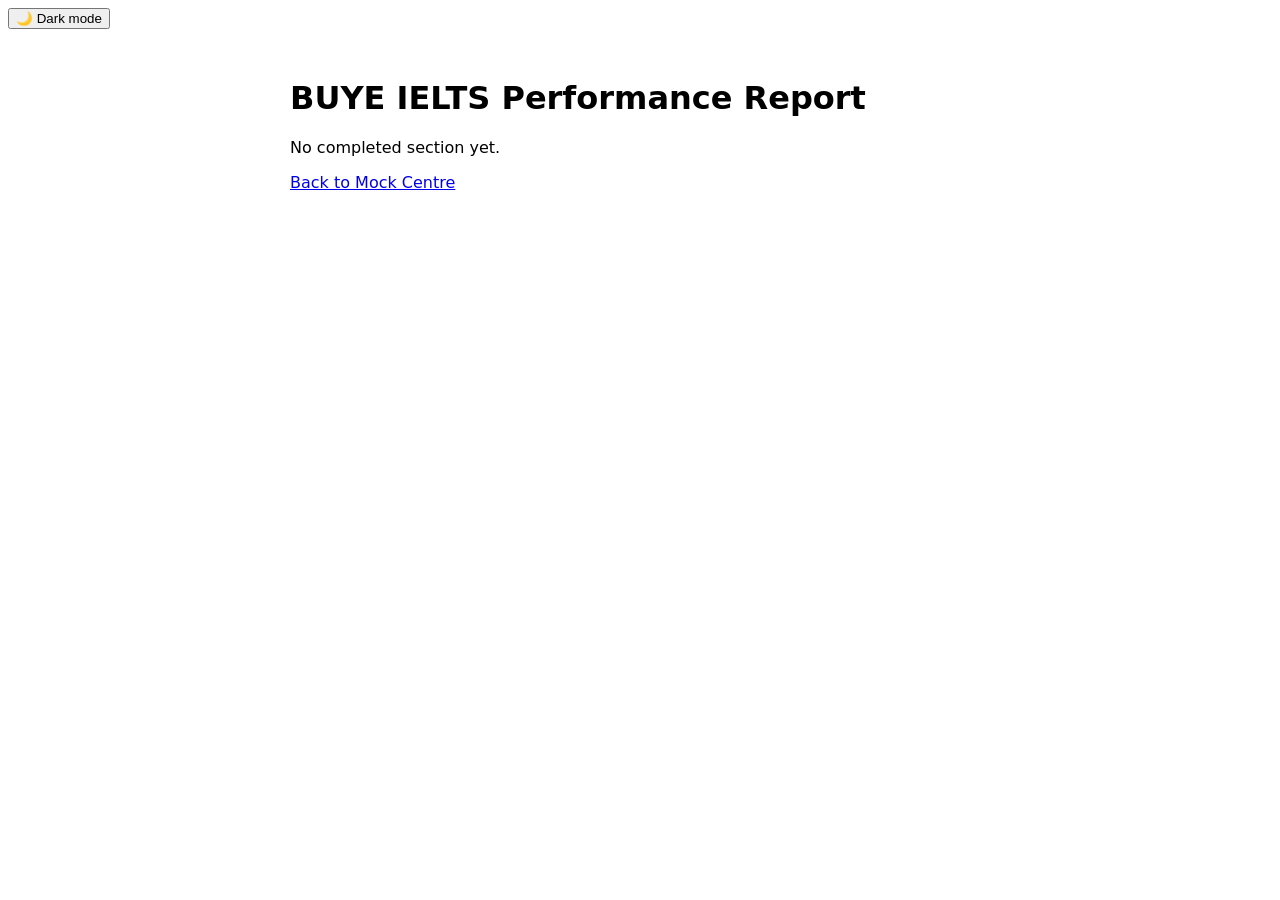
<file: web/report.html>
<!doctype html><html><head><meta charset="utf-8"><meta name="viewport" content="width=device-width,initial-scale=1"><title>BUYE IELTS Report</title></head><body><button class="theme" id="themeBtn">🌙 Dark mode</button><main style="max-width:700px;margin:50px auto;font-family:system-ui"><h1>BUYE IELTS Performance Report</h1><div id=o></div><p><a href="practice.html">Back to Mock Centre</a></p><script>let x=JSON.parse(localStorage.getItem('buye2i_latest')||'null');document.querySelector('#o').innerHTML=x?`<h2>Estimated band: ${x.band}</h2><p>Score: ${x.score}/40</p><p>Section: ${x.section.replaceAll('_',' ')}</p><p>Recorded: ${new Date(x.at).toLocaleString()}</p>`:'<p>No completed section yet.</p>'</script></main></body></html><script>(function(){let k="buye_theme";if(localStorage.getItem(k)==="dark")document.body.classList.add("dark");let b=document.querySelector("#themeBtn");b&&b.addEventListener("click",()=>{document.body.classList.toggle("dark");localStorage.setItem(k,document.body.classList.contains("dark")?"dark":"light");b.textContent=document.body.classList.contains("dark")?"☀️ Light mode":"🌙 Dark mode"});})();</script>
</file>
<file: web/buye-original.css>
*{box-sizing:border-box}html{scroll-behavior:smooth}body{margin:0;font-family:Inter,ui-sans-serif,system-ui,-apple-system,Segoe UI,sans-serif;color:#14213d;background:#fff;line-height:1.65}a{color:inherit;text-decoration:none}.container{width:min(1160px,92%);margin:auto}.site-header{position:sticky;top:0;z-index:20;background:rgba(255,255,255,.94);backdrop-filter:blur(14px);border-bottom:1px solid #e9edf4}.nav{height:70px;display:flex;align-items:center;justify-content:space-between}.brand{font-weight:900;font-size:21px;letter-spacing:-.5px}.brand span{color:#2563eb}.nav nav{display:flex;gap:22px;font-size:14px;font-weight:700}.nav nav a:hover{color:#2563eb}.menu-btn{display:none;border:0;background:none;font-size:24px}.hero{background:linear-gradient(135deg,#eff6ff,#fff 55%,#f8fafc);padding:90px 0 80px}.hero-grid{display:grid;grid-template-columns:1.25fr .75fr;gap:70px;align-items:center}.eyebrow{font-size:12px;text-transform:uppercase;letter-spacing:1.8px;font-weight:900;color:#2563eb;margin:0 0 10px}.hero h1{font-size:clamp(44px,7vw,76px);line-height:1.02;letter-spacing:-3px;margin:0 0 25px}.hero h1 span{color:#2563eb}.lead{font-size:19px;color:#526079;max-width:680px}.actions{display:flex;gap:12px;margin-top:30px}.btn{display:inline-block;border-radius:12px;padding:13px 20px;font-weight:800;border:1px solid transparent;cursor:pointer}.primary{background:#2563eb;color:white}.secondary{background:white;border-color:#dbe2ec}.small{padding:9px 13px;font-size:13px}.hero-card{background:#fff;border:1px solid #e5eaf2;border-radius:28px;padding:35px;box-shadow:0 25px 70px rgba(25,45,80,.12)}.score-ring{width:110px;height:110px;border-radius:50%;display:grid;place-items:center;border:8px solid #2563eb;font-size:28px;font-weight:900;margin-bottom:20px}.mini-stats{display:grid;grid-template-columns:repeat(4,1fr);gap:6px;border-top:1px solid #e9edf4;padding-top:18px}.mini-stats b{font-size:20px}.mini-stats span{font-size:11px;color:#718096}.section{padding:85px 0}.tinted{background:#f7f9fc}.section-head{max-width:760px;margin-bottom:38px}.section h2{font-size:42px;line-height:1.1;letter-spacing:-1.5px;margin:0 0 14px}.section-head>p:not(.eyebrow),.section p{color:#5a667c}.cards{display:grid;gap:18px}.four{grid-template-columns:repeat(4,1fr)}.card{background:#fff;border:1px solid #e4e9f1;border-radius:18px;padding:25px}.icon{font-size:28px}.card h3{margin:13px 0 7px}.split{display:grid;grid-template-columns:1fr 1fr;gap:70px;align-items:center}.split.reverse>div:first-child{order:2}.checklist{padding:0;list-style:none}.checklist li{margin:12px 0;padding-left:27px;position:relative}.checklist li:before{content:"✓";position:absolute;left:0;color:#2563eb;font-weight:900}.lesson-box{background:#fff;border:1px solid #e4e9f1;border-radius:22px;padding:28px;box-shadow:0 14px 45px rgba(25,45,80,.07)}.pair{display:grid;grid-template-columns:1fr 25px 1fr;gap:8px;align-items:center;padding:12px 0;border-bottom:1px solid #edf0f5}.pair:last-of-type{border-bottom:0}.pair span:last-child{font-weight:800}.pair b{color:#2563eb;text-align:center}.topic-pills,.essay-types{display:flex;flex-wrap:wrap;gap:9px;margin-top:22px}.topic-pills span,.essay-types span,.tag{background:#eef4ff;color:#2457b7;padding:7px 10px;border-radius:999px;font-size:12px;font-weight:800}.writing-grid{display:grid;grid-template-columns:repeat(3,1fr);gap:18px}.formula{margin-top:18px;padding:12px;border-radius:10px;background:#f4f6fa;font-size:13px;font-weight:800}.tag{display:inline-block;background:#e9f1ff}.warning{margin-top:25px;padding:18px 20px;border-left:4px solid #2563eb;background:#f6f8fb}.speaking-parts>div{display:grid;grid-template-columns:100px 1fr;padding:15px 0;border-bottom:1px solid #e7ebf2}.big{font-size:23px!important;font-weight:900;color:#14213d!important}.muted{font-size:13px}.topic-grid{display:grid;grid-template-columns:repeat(4,1fr);gap:12px}.topic{background:#fff;border:1px solid #e4e9f1;border-radius:14px;padding:17px;font-weight:800}.topic small{display:block;color:#758096;font-weight:500;margin-top:4px}.practice{display:grid;grid-template-columns:.7fr 1.3fr;gap:60px;align-items:center}.steps{display:grid;grid-template-columns:1fr 1fr;gap:14px}.steps>div{border:1px solid #e3e8f0;border-radius:16px;padding:20px}.steps b{display:grid;place-items:center;width:35px;height:35px;border-radius:50%;background:#2563eb;color:#fff}.steps h3{margin-bottom:4px}.steps p{margin:0;font-size:14px}.narrow{max-width:820px}.faq details{border-bottom:1px solid #e2e7ef;padding:19px 0}.faq summary{font-weight:800;cursor:pointer}.faq details p{padding:10px 0 0;margin:0}.footer-grid{display:grid;grid-template-columns:2fr 1fr 1fr;gap:50px;padding:55px 0}.footer-grid>div{display:flex;flex-direction:column;gap:8px}.footer-grid .brand{margin-bottom:5px}.footer-grid p{color:#718096;max-width:380px}.copyright{text-align:center;border-top:1px solid #e5e9ef;padding:18px;color:#7b8494;font-size:12px}@media(max-width:900px){.nav nav{display:none}.menu-btn{display:block}.nav nav.open{display:flex;position:absolute;top:70px;left:0;right:0;background:#fff;padding:20px;flex-direction:column;border-bottom:1px solid #e9edf4}.hero-grid,.split,.practice{grid-template-columns:1fr;gap:35px}.four,.topic-grid{grid-template-columns:repeat(2,1fr)}.writing-grid{grid-template-columns:1fr}.split.reverse>div:first-child{order:0}}@media(max-width:560px){.hero{padding:60px 0}.hero h1{letter-spacing:-2px}.section{padding:60px 0}.four,.topic-grid{grid-template-columns:1fr}.hero-card{padding:25px}.actions{flex-direction:column}.footer-grid{grid-template-columns:1fr;gap:25px}}


/* =========================================================
   BUYE INTEGRATION
   ========================================================= */

.brand {
  display:flex;
  align-items:center;
  gap:8px;
}

.brand img {
  width:38px;
  height:38px;
  object-fit:contain;
  border-radius:9px;
}

.gateway {
  display:flex;
  align-items:center;
  justify-content:space-between;
  gap:35px;
}

.gateway h2 {
  margin-bottom:10px;
}

.gateway-btn {
  white-space:nowrap;
}

.contact-grid {
  display:grid;
  grid-template-columns:repeat(3,1fr);
  gap:18px;
}

.contact-card {
  display:flex;
  flex-direction:column;
  gap:7px;
  background:#fff;
  border:1px solid #e4e9f1;
  border-radius:18px;
  padding:24px;
  transition:transform .2s, box-shadow .2s, border-color .2s;
}

.contact-card:hover {
  transform:translateY(-3px);
  border-color:#2563eb;
  box-shadow:0 12px 30px rgba(25,45,80,.08);
}

.contact-icon {
  font-size:26px;
  color:#2563eb;
}

.contact-card strong {
  font-size:17px;
}

.contact-card small {
  color:#718096;
}

.site-footer {
  background:#f7f9fc;
  border-top:1px solid #e5e9ef;
}

.footer-brand {
  display:flex;
  align-items:center;
  gap:8px;
}

.footer-brand img {
  width:38px;
  height:38px;
  object-fit:contain;
}

.footer-grid > div {
  display:flex;
  flex-direction:column;
  gap:9px;
}

.footer-grid > div:first-child {
  align-items:flex-start;
}

.whatsapp-float {
  position:fixed;
  right:22px;
  bottom:22px;
  z-index:100;
  display:flex;
  align-items:center;
  justify-content:center;
  min-width:145px;
  height:52px;
  padding:0 20px;
  border-radius:999px;
  background:#25d366;
  color:#fff;
  font-weight:900;
  box-shadow:0 10px 28px rgba(0,0,0,.18);
  text-decoration:none;
}

.whatsapp-float:hover {
  transform:translateY(-2px);
}

@media(max-width:900px) {
  .gateway {
    flex-direction:column;
    align-items:flex-start;
  }

  .contact-grid {
    grid-template-columns:1fr;
  }
}

@media(max-width:560px) {
  .whatsapp-float {
    right:14px;
    bottom:14px;
    min-width:132px;
    height:48px;
  }
}
</file>
<file: web/css/buye-theme.css>
/* ============================================================
   BUYE IELTS GLOBAL THEME
   ============================================================ */

:root {
  --buye-bg: #ffffff;
  --buye-surface: #ffffff;
  --buye-surface-2: #f7f9fc;
  --buye-text: #14213d;
  --buye-muted: #5a667c;
  --buye-border: #e2e7ef;
  --buye-primary: #2563eb;
  --buye-primary-soft: #eef4ff;
  --buye-header: rgba(255,255,255,.94);
  --buye-shadow: rgba(25,45,80,.10);
}

html[data-theme="dark"] {
  --buye-bg: #0b1120;
  --buye-surface: #111827;
  --buye-surface-2: #172033;
  --buye-text: #f3f6fb;
  --buye-muted: #aab5c7;
  --buye-border: #2a3548;
  --buye-primary: #60a5fa;
  --buye-primary-soft: #172a49;
  --buye-header: rgba(11,17,32,.94);
  --buye-shadow: rgba(0,0,0,.35);
}

/* Common page surfaces */
html[data-theme="dark"] body {
  background: var(--buye-bg) !important;
  color: var(--buye-text) !important;
}

html[data-theme="dark"] .site-header {
  background: var(--buye-header) !important;
  border-color: var(--buye-border) !important;
}

html[data-theme="dark"] .hero,
html[data-theme="dark"] .tinted {
  background: var(--buye-surface-2) !important;
}

html[data-theme="dark"] .card,
html[data-theme="dark"] .hero-card,
html[data-theme="dark"] .lesson-box,
html[data-theme="dark"] .contact-card,
html[data-theme="dark"] .section,
html[data-theme="dark"] .result {
  background: var(--buye-surface) !important;
  color: var(--buye-text) !important;
  border-color: var(--buye-border) !important;
}

html[data-theme="dark"] p,
html[data-theme="dark"] .lead,
html[data-theme="dark"] .section p,
html[data-theme="dark"] .muted,
html[data-theme="dark"] .contact-card small {
  color: var(--buye-muted) !important;
}

html[data-theme="dark"] a {
  color: inherit;
}

html[data-theme="dark"] .formula,
html[data-theme="dark"] .warning,
html[data-theme="dark"] .topic-pills span,
html[data-theme="dark"] .essay-types span,
html[data-theme="dark"] .tag {
  background: var(--buye-primary-soft) !important;
  color: var(--buye-text) !important;
}

html[data-theme="dark"] .site-footer {
  background: var(--buye-surface-2) !important;
  border-color: var(--buye-border) !important;
}

/* Global theme button */
.buye-theme-toggle {
  position: fixed;
  top: 82px;
  right: 20px;
  z-index: 90;
  border: 1px solid var(--buye-border);
  background: var(--buye-surface);
  color: var(--buye-text);
  border-radius: 999px;
  padding: 9px 14px;
  font-weight: 800;
  cursor: pointer;
  box-shadow: 0 5px 18px var(--buye-shadow);
}

.buye-theme-toggle:hover {
  transform: translateY(-1px);
}

/* Floating WhatsApp */
.buye-whatsapp {
  position: fixed;
  right: 20px;
  bottom: 20px;
  z-index: 100;
  display: flex;
  align-items: center;
  gap: 8px;
  padding: 13px 18px;
  border-radius: 999px;
  background: #25d366;
  color: #ffffff !important;
  font-weight: 900;
  text-decoration: none !important;
  box-shadow: 0 10px 28px rgba(0,0,0,.20);
}

.buye-whatsapp:hover {
  transform: translateY(-2px);
}

.buye-whatsapp-icon {
  font-size: 20px;
  line-height: 1;
}

/* Logo */
.buye-global-logo {
  width: 40px;
  height: 40px;
  object-fit: contain;
  flex: 0 0 auto;
}

/* Contact */
.buye-contact-strip {
  display: flex;
  flex-wrap: wrap;
  gap: 12px;
  margin-top: 25px;
}

.buye-contact-strip a {
  display: inline-flex;
  align-items: center;
  gap: 7px;
  padding: 10px 14px;
  border: 1px solid var(--buye-border);
  border-radius: 10px;
  background: var(--buye-surface);
  color: var(--buye-text);
  font-weight: 700;
}

@media (max-width: 700px) {
  .buye-theme-toggle {
    top: 76px;
    right: 12px;
  }

  .buye-whatsapp {
    right: 12px;
    bottom: 12px;
  }
}


/* ============================================================
   BUYE DARK MODE — VISIBILITY & BUTTON CONTRAST FIX
   ============================================================ */

/* Dark page background */
html[data-theme="dark"] {
  color-scheme: dark;
}

/* ------------------------------------------------------------
   WHITE CARDS WITH BUYE BLUE TEXT
   ------------------------------------------------------------ */

html[data-theme="dark"] .card,
html[data-theme="dark"] .hero-card,
html[data-theme="dark"] .lesson-box,
html[data-theme="dark"] .contact-card,
html[data-theme="dark"] .topic,
html[data-theme="dark"] .steps > div {
  background: #ffffff !important;
  color: #2563eb !important;
  border-color: #dbe5f5 !important;
}

/* Card headings */
html[data-theme="dark"] .card h2,
html[data-theme="dark"] .card h3,
html[data-theme="dark"] .hero-card h2,
html[data-theme="dark"] .hero-card h3,
html[data-theme="dark"] .lesson-box h2,
html[data-theme="dark"] .lesson-box h3,
html[data-theme="dark"] .contact-card strong,
html[data-theme="dark"] .topic {
  color: #2563eb !important;
}

/* Card body text */
html[data-theme="dark"] .card p,
html[data-theme="dark"] .hero-card p,
html[data-theme="dark"] .lesson-box p,
html[data-theme="dark"] .contact-card small,
html[data-theme="dark"] .topic small,
html[data-theme="dark"] .steps > div p {
  color: #2563eb !important;
}

/* ------------------------------------------------------------
   WHITE BUTTON + BLUE LETTERS
   ------------------------------------------------------------ */

html[data-theme="dark"] button,
html[data-theme="dark"] .btn.secondary,
html[data-theme="dark"] .choice,
html[data-theme="dark"] .nav button,
html[data-theme="dark"] .theme,
html[data-theme="dark"] .buye-theme-toggle {
  background: #ffffff !important;
  color: #2563eb !important;
  border-color: #2563eb !important;
}

/* Button hover */
html[data-theme="dark"] button:hover,
html[data-theme="dark"] .btn.secondary:hover,
html[data-theme="dark"] .choice:hover,
html[data-theme="dark"] .nav button:hover {
  background: #eef4ff !important;
  color: #1d4ed8 !important;
}

/* ------------------------------------------------------------
   PRIMARY BLUE BUTTON + WHITE LETTERS
   ------------------------------------------------------------ */

html[data-theme="dark"] .btn.primary,
html[data-theme="dark"] .gateway-btn,
html[data-theme="dark"] button.primary,
html[data-theme="dark"] .actions .primary {
  background: #2563eb !important;
  color: #ffffff !important;
  border-color: #2563eb !important;
}

html[data-theme="dark"] .btn.primary:hover,
html[data-theme="dark"] .gateway-btn:hover,
html[data-theme="dark"] button.primary:hover {
  background: #1d4ed8 !important;
  color: #ffffff !important;
}

/* ------------------------------------------------------------
   CURRENT QUESTION / SELECTED ANSWER
   ------------------------------------------------------------ */

html[data-theme="dark"] .choice.selected {
  background: #eef4ff !important;
  color: #2563eb !important;
  border-color: #2563eb !important;
  outline-color: #2563eb !important;
}

html[data-theme="dark"] .nav .cur {
  background: #2563eb !important;
  color: #ffffff !important;
  border-color: #2563eb !important;
}

html[data-theme="dark"] .nav .ans {
  color: #2563eb !important;
}

html[data-theme="dark"] .nav .flag {
  border-color: #2563eb !important;
}

/* ------------------------------------------------------------
   LINKS
   ------------------------------------------------------------ */

html[data-theme="dark"] .card a,
html[data-theme="dark"] .lesson-box a,
html[data-theme="dark"] .contact-card,
html[data-theme="dark"] .footer-grid a {
  color: #2563eb !important;
}

/* ------------------------------------------------------------
   ORIGINAL BUYE SITE — DARK MODE
   ------------------------------------------------------------ */

html[data-theme="dark"] .site-header .brand {
  color: #2563eb !important;
}

html[data-theme="dark"] .site-header .brand span {
  color: #2563eb !important;
}

html[data-theme="dark"] .nav nav a {
  color: #2563eb !important;
}

html[data-theme="dark"] .nav nav a:hover {
  color: #1d4ed8 !important;
}

html[data-theme="dark"] .section h1,
html[data-theme="dark"] .section h2,
html[data-theme="dark"] .section h3 {
  color: #2563eb !important;
}

/* ------------------------------------------------------------
   TEST / PRACTICE CENTRE
   ------------------------------------------------------------ */

html[data-theme="dark"] .test,
html[data-theme="dark"] .passage {
  color: #2563eb !important;
}

html[data-theme="dark"] .passage {
  background: #ffffff !important;
  border: 1px solid #dbe5f5;
}

html[data-theme="dark"] .result {
  background: #ffffff !important;
  color: #2563eb !important;
}

html[data-theme="dark"] .result h1,
html[data-theme="dark"] .result h2,
html[data-theme="dark"] .result p {
  color: #2563eb !important;
}

/* ------------------------------------------------------------
   THEME TOGGLE
   ------------------------------------------------------------ */

html[data-theme="dark"] .buye-theme-toggle {
  background: #ffffff !important;
  color: #2563eb !important;
  border-color: #2563eb !important;
}

/* ------------------------------------------------------------
   CONTACT CARDS
   ------------------------------------------------------------ */

html[data-theme="dark"] .contact-card:hover {
  background: #ffffff !important;
  color: #1d4ed8 !important;
  border-color: #2563eb !important;
}

/* ------------------------------------------------------------
   KEEP WHATSAPP DISTINCT
   ------------------------------------------------------------ */

html[data-theme="dark"] .buye-whatsapp {
  background: #25d366 !important;
  color: #ffffff !important;
  border-color: #25d366 !important;
}
</file>
<file: web/css/buye-lead-offer.css>
﻿/* BUYE IELTS HOME PAGE LEAD + PRICING ADVERTISEMENT
   Additive module - does not modify existing theme styles */

.buye-lead-ad {
  padding: 40px 20px;
  background: linear-gradient(135deg,#eef8ff,#ffffff);
}

.buye-lead-ad-wrap {
  max-width: 1400px;
  margin: auto;
}

.buye-lead-ad-grid {
  display: grid;
  grid-template-columns: 1.15fr .85fr;
  gap: 25px;
  align-items: stretch;
}

.buye-ad-visual,
.buye-lead-form-card {
  border-radius: 24px;
  overflow: hidden;
  box-shadow: 0 15px 45px rgba(0,40,100,.12);
}

.buye-ad-visual {
  padding: 45px;
  min-height: 440px;
  background: linear-gradient(135deg,#ffffff,#dff2ff);
  position: relative;
}

.buye-ad-visual h2 {
  margin: 0;
  font-size: clamp(38px,5vw,68px);
  line-height: .98;
  font-weight: 900;
  color: #07184f;
}

.buye-ad-visual h2 span {
  color: #1478ed;
}

.buye-ad-subtitle {
  margin-top: 20px;
  font-size: 19px;
  font-weight: 700;
  color: #172c61;
}

.buye-ad-benefits {
  display: grid;
  grid-template-columns: repeat(2,1fr);
  gap: 10px;
  margin-top: 30px;
}

.buye-ad-benefits div {
  padding: 12px;
  border-radius: 10px;
  background: #fff;
  color: #09205e;
  font-weight: 700;
}

.buye-ad-message {
  position: absolute;
  right: 25px;
  top: 25px;
  width: 135px;
  height: 135px;
  border-radius: 50%;
  background: #ffe000;
  display: flex;
  align-items: center;
  justify-content: center;
  text-align: center;
  padding: 10px;
  font-weight: 900;
  color: #07184f;
  transform: rotate(5deg);
}

.buye-lead-form-card {
  background: #fff;
  padding: 32px;
}

.buye-lead-form-card h2 {
  margin: 0;
  color: #07184f;
  font-size: 32px;
  font-weight: 900;
}

.buye-lead-form-card > p {
  color: #596b86;
  line-height: 1.5;
}

.buye-lead-field {
  margin-top: 15px;
}

.buye-lead-field label {
  display: block;
  margin-bottom: 6px;
  color: #07184f;
  font-weight: 800;
}

.buye-lead-field label span {
  color: #e51c46;
}

.buye-lead-field input,
.buye-lead-field select {
  width: 100%;
  box-sizing: border-box;
  padding: 14px;
  border: 1px solid #cbd9ea;
  border-radius: 10px;
  background: #fff;
  color: #07184f;
  font-size: 15px;
}

.buye-lead-consent {
  display: flex;
  gap: 8px;
  margin-top: 15px;
  font-size: 12px;
  color: #596b86;
}

.buye-lead-consent input {
  width: 17px;
  height: 17px;
  flex-shrink: 0;
}

.buye-lead-submit {
  width: 100%;
  margin-top: 18px;
  padding: 15px;
  border: 0;
  border-radius: 10px;
  background: #1478ed;
  color: #fff;
  font-size: 17px;
  font-weight: 900;
  cursor: pointer;
}

.buye-lead-submit:hover {
  transform: translateY(-1px);
}

.buye-lead-message {
  min-height: 20px;
  margin-top: 10px;
  text-align: center;
  font-size: 13px;
  font-weight: 700;
}

.buye-lead-secure {
  margin: 10px 0 0;
  text-align: center;
  font-size: 12px;
  color: #6a7890;
}

/* PRICING */

.buye-ad-pricing-title {
  text-align: center;
  margin: 45px 0 22px;
}

.buye-ad-pricing-title h2 {
  margin: 0;
  color: #07184f;
  font-size: 36px;
  font-weight: 900;
}

.buye-ad-pricing-title p {
  color: #60708a;
}

.buye-ad-prices {
  display: grid;
  grid-template-columns: repeat(5,1fr);
  gap: 12px;
}

.buye-plan {
  background: #fff;
  border: 2px solid #e0eaf6;
  border-radius: 18px;
  padding: 22px 15px 15px;
  text-align: center;
  box-shadow: 0 8px 25px rgba(0,30,80,.07);
  position: relative;
}

.buye-plan.popular {
  border-color: #ffc400;
  transform: translateY(-7px);
}

.buye-popular {
  position: absolute;
  top: -14px;
  left: 50%;
  transform: translateX(-50%);
  white-space: nowrap;
  padding: 6px 14px;
  border-radius: 20px;
  background: #ff1750;
  color: #fff;
  font-size: 11px;
  font-weight: 900;
}

.buye-plan-period {
  color: #135ac9;
  font-size: 20px;
  font-weight: 900;
}

.buye-plan h3 {
  color: #07184f;
  margin: 4px 0 10px;
  font-size: 17px;
}

.buye-plan-price {
  color: #1478ed;
  font-size: 39px;
  font-weight: 900;
}

.buye-plan ul {
  min-height: 120px;
  padding: 0;
  margin: 15px 0;
  list-style: none;
  text-align: left;
}

.buye-plan li {
  margin: 7px 0;
  font-size: 12px;
  color: #263653;
}

.buye-plan-button {
  width: 100%;
  padding: 12px 5px;
  border: 0;
  border-radius: 9px;
  background: #1478ed;
  color: #fff;
  font-weight: 900;
  cursor: pointer;
}

.buye-plan-button.free {
  background: #fff;
  color: #1478ed;
  border: 2px solid #1478ed;
}

/* DARK MODE */

[data-theme="dark"] .buye-lead-ad {
  background: #07152e;
}

[data-theme="dark"] .buye-ad-visual,
[data-theme="dark"] .buye-lead-form-card,
[data-theme="dark"] .buye-plan {
  background: #fff;
  color: #07184f;
}

[data-theme="dark"] .buye-ad-visual h2,
[data-theme="dark"] .buye-lead-form-card h2,
[data-theme="dark"] .buye-lead-field label,
[data-theme="dark"] .buye-plan h3 {
  color: #07184f;
}

[data-theme="dark"] .buye-plan li,
[data-theme="dark"] .buye-lead-form-card > p,
[data-theme="dark"] .buye-lead-secure {
  color: #263653;
}

[data-theme="dark"] .buye-plan-button {
  background: #1478ed;
  color: #fff;
}

@media(max-width:1000px) {
  .buye-lead-ad-grid {
    grid-template-columns: 1fr;
  }

  .buye-ad-prices {
    grid-template-columns: repeat(2,1fr);
  }

  .buye-plan.popular {
    transform: none;
  }
}

@media(max-width:600px) {
  .buye-lead-ad {
    padding: 25px 12px;
  }

  .buye-ad-visual {
    padding: 30px 20px;
  }

  .buye-ad-benefits {
    grid-template-columns: 1fr;
  }

  .buye-ad-message {
    position: relative;
    right: auto;
    top: auto;
    margin: 25px auto 0;
  }

  .buye-lead-form-card {
    padding: 23px 18px;
  }

  .buye-ad-prices {
    grid-template-columns: 1fr;
  }
}
</file>
<file: web/css/buye-sliding-offer.css>
﻿/* =========================================================
   BUYE IELTS - COMPACT SLIDING ADVERTISEMENT
   Designed to fit normal desktop screens without scrolling
   ========================================================= */

#buyeSlidingOffer {
  position: fixed;
  inset: 0;
  z-index: 99999;

  display: none;
  align-items: flex-start;
  justify-content: center;

  padding: clamp(48px,7vh,70px) 12px 12px;

  background: rgba(2,12,35,.72);
  backdrop-filter: blur(4px);
}

#buyeSlidingOffer.buye-popup-visible {
  display: flex;
}

.buye-popup-panel {
  width: min(1180px,96vw);

  /*
   * Main requirement:
   * popup should fit inside the viewport.
   */
  height: min(760px,88vh);
  max-height: 88vh;

  overflow: hidden;

  position: relative;

  background: #fff;

  border-radius: 20px;

  box-shadow:
    0 25px 80px rgba(0,0,0,.35);

  transform: translateY(-120%);

  animation:
    buyeOfferSlideDown .75s
    cubic-bezier(.22,.8,.25,1)
    forwards;

  display: flex;
  flex-direction: column;
}

@keyframes buyeOfferSlideDown {

  from {
    transform: translateY(-120%);
    opacity: .2;
  }

  to {
    transform: translateY(0);
    opacity: 1;
  }

}


/* =========================================================
   CLOSE BUTTON
   ========================================================= */

.buye-popup-close {
  position: absolute;
  z-index: 30;

  top: 10px;
  right: 10px;

  width: 40px;
  height: 40px;

  border: 0;
  border-radius: 50%;

  background: #fff;
  color: #07184f;

  font-size: 25px;
  font-weight: 900;

  cursor: pointer;

  box-shadow:
    0 4px 15px rgba(0,0,0,.2);
}


/* =========================================================
   MAIN CONTENT
   ========================================================= */

.buye-popup-content {

  flex: 1;

  min-height: 0;

  display: grid;

  grid-template-columns:
    minmax(0,1.55fr)
    minmax(300px,.75fr);

  gap: 10px;

  padding: 10px;

}


/* =========================================================
   IMAGE AREA
   ========================================================= */

.buye-popup-promo {

  min-width: 0;
  min-height: 0;

  display: flex;

  align-items: center;
  justify-content: center;

  overflow: hidden;

  border-radius: 15px;

  background: #eef8ff;
}

.buye-ad-carousel {

  position: relative;

  width: 100%;
  height: 100%;

  display: flex;

  align-items: center;
  justify-content: center;

  overflow: hidden;
}

.buye-ad-slide {

  display: none;

  width: 100%;
  height: 100%;

  align-items: center;
  justify-content: center;
}

.buye-ad-slide.active {

  display: flex;

  animation:
    buyeAdFade .4s ease;
}

.buye-ad-slide img {

  display: block;

  width: 100%;
  height: 100%;

  /*
   * Critical:
   * entire advertisement remains visible.
   */
  object-fit: contain;

  object-position: center;

}


/* =========================================================
   ARROWS
   ========================================================= */

.buye-ad-prev,
.buye-ad-next {

  position: absolute;

  top: 50%;

  transform: translateY(-50%);

  z-index: 10;

  width: 40px;
  height: 40px;

  border: 0;
  border-radius: 50%;

  background: rgba(3,30,72,.78);

  color: #fff;

  font-size: 25px;
  font-weight: 900;

  cursor: pointer;
}

.buye-ad-prev {
  left: 10px;
}

.buye-ad-next {
  right: 10px;
}


/* =========================================================
   DOTS
   ========================================================= */

.buye-ad-dots {

  position: absolute;

  bottom: 8px;
  left: 50%;

  transform: translateX(-50%);

  z-index: 12;

  display: flex;

  gap: 5px;

  padding: 5px 8px;

  border-radius: 15px;

  background: rgba(0,20,60,.60);
}

.buye-ad-dot {

  width: 8px;
  height: 8px;

  padding: 0;

  border: 0;
  border-radius: 50%;

  background: #fff;

  opacity: .65;

  cursor: pointer;
}

.buye-ad-dot.active {

  width: 20px;

  border-radius: 10px;

  background: #1478ed;

  opacity: 1;
}


/* =========================================================
   FORM
   ========================================================= */

.buye-popup-form {

  min-width: 0;
  min-height: 0;

  padding: 20px;

  border-radius: 15px;

  background: #f7fbff;

  border: 1px solid #dce9f7;

  overflow: hidden;
}

.buye-popup-form h3 {

  margin: 0;

  color: #07184f;

  font-size: clamp(22px,2.3vw,28px);

  line-height: 1.1;

  font-weight: 900;
}

.buye-popup-form-intro {

  margin: 7px 0 10px;

  color: #5a6c86;

  font-size: 12px;

  line-height: 1.35;
}

.buye-popup-field {

  margin-top: 8px;
}

.buye-popup-field label {

  display: block;

  margin-bottom: 4px;

  color: #07184f;

  font-size: 12px;

  font-weight: 800;
}

.buye-popup-field input,
.buye-popup-field select {

  width: 100%;

  box-sizing: border-box;

  padding: 9px 10px;

  border: 1px solid #cbdced;

  border-radius: 8px;

  background: #fff;

  color: #07184f;

  font-size: 13px;
}

.buye-popup-consent {

  display: flex;

  gap: 7px;

  margin-top: 9px;

  color: #566983;

  font-size: 10px;

  line-height: 1.3;
}

.buye-popup-consent input {

  width: 15px;
  height: 15px;

  flex-shrink: 0;
}

.buye-popup-submit {

  width: 100%;

  margin-top: 10px;

  padding: 11px;

  border: 0;

  border-radius: 8px;

  background: #1478ed;

  color: #fff;

  font-size: 14px;

  font-weight: 900;

  cursor: pointer;
}

.buye-popup-message {

  min-height: 15px;

  margin-top: 5px;

  text-align: center;

  color: #1478ed;

  font-size: 10px;

  font-weight: 800;
}

.buye-popup-secure {

  margin: 4px 0 0;

  text-align: center;

  color: #718097;

  font-size: 9px;
}


/* =========================================================
   PRICE TAGS
   ========================================================= */

.buye-popup-prices {

  flex-shrink: 0;

  display: grid;

  grid-template-columns:
    repeat(5,minmax(0,1fr));

  gap: 8px;

  padding: 9px 10px 10px;

  background: #fff;

  border-top: 1px solid #e3edf7;
}

.buye-popup-price {

  position: relative;

  min-width: 0;

  padding: 8px 7px;

  border: 1px solid #d8e5f2;

  border-radius: 11px;

  background: #fff;

  text-align: center;
}

.buye-popup-price.popular {

  border: 2px solid #ffc400;
}

.buye-popup-price.popular::before {

  content: "★ MOST POPULAR";

  position: absolute;

  left: 50%;
  top: -11px;

  transform: translateX(-50%);

  white-space: nowrap;

  padding: 3px 9px;

  border-radius: 12px;

  background: #ff1750;

  color: #fff;

  font-size: 8px;

  font-weight: 900;
}

.buye-popup-price-period {

  color: #135ac9;

  font-size: 11px;

  font-weight: 900;
}

.buye-popup-price-value {

  margin: 1px 0 5px;

  color: #1478ed;

  font-size: 23px;

  line-height: 1;

  font-weight: 900;
}

.buye-popup-price button {

  width: 100%;

  padding: 7px 3px;

  border: 0;

  border-radius: 6px;

  background: #1478ed;

  color: #fff;

  font-size: 9px;

  font-weight: 900;

  cursor: pointer;
}

.buye-popup-price:first-child button {

  background: #fff;

  color: #1478ed;

  border: 1px solid #1478ed;
}


/* =========================================================
   DESKTOP HEIGHT OPTIMISATION
   ========================================================= */

@media(min-width:901px) and (max-height:800px) {

  .buye-popup-panel {

    height: 86vh;
    max-height: 86vh;
  }

  .buye-popup-form {

    padding: 15px;
  }

  .buye-popup-form-intro {

    margin-bottom: 6px;
  }

  .buye-popup-field {

    margin-top: 6px;
  }

  .buye-popup-field input,
  .buye-popup-field select {

    padding: 8px;
  }

}


/* =========================================================
   TABLET
   ========================================================= */

@media(max-width:900px) {

  #buyeSlidingOffer {

    padding: 35px 8px 8px;
  }

  .buye-popup-panel {

    width: 96vw;

    height: 90vh;
    max-height: 90vh;
  }

  .buye-popup-content {

    grid-template-columns: 1fr;

    overflow-y: auto;
  }

  .buye-popup-promo {

    min-height: 300px;
  }

  .buye-popup-form {

    overflow: visible;
  }

  .buye-popup-prices {

    grid-template-columns:
      repeat(3,minmax(0,1fr));
  }

}


/* =========================================================
   MOBILE
   ========================================================= */

@media(max-width:600px) {

  #buyeSlidingOffer {

    padding: 25px 5px 5px;
  }

  .buye-popup-panel {

    width: 98vw;

    height: 94vh;
    max-height: 94vh;

    border-radius: 15px;
  }

  .buye-popup-content {

    padding: 7px;

    gap: 7px;
  }

  .buye-popup-promo {

    min-height: 220px;
  }

  .buye-popup-form {

    padding: 15px;
  }

  .buye-popup-prices {

    grid-template-columns:
      repeat(2,minmax(0,1fr));

    overflow-y: auto;

    max-height: 190px;
  }

}


/* =========================================================
   DARK MODE
   ========================================================= */

[data-theme="dark"] #buyeSlidingOffer .buye-popup-panel,
[data-theme="dark"] #buyeSlidingOffer .buye-popup-form,
[data-theme="dark"] #buyeSlidingOffer .buye-popup-price {

  background: #fff;

  color: #07184f;
}

[data-theme="dark"] #buyeSlidingOffer
.buye-popup-form h3,

[data-theme="dark"] #buyeSlidingOffer
.buye-popup-field label,

[data-theme="dark"] #buyeSlidingOffer
.buye-popup-price-period,

[data-theme="dark"] #buyeSlidingOffer
.buye-popup-price-value {

  color: #07184f;
}
</file>
<file: web/css/buye-after-popup-guide.css>
﻿/* =========================================================
   BUYE IELTS - AFTER POPUP SCROLL GUIDE
   ADDITIVE MODULE
   ========================================================= */

#buyeAfterPopupGuide {
  position: fixed;
  right: 22px;
  bottom: 24px;
  z-index: 99990;

  display: none;

  align-items: center;
  gap: 10px;

  padding: 10px 14px 10px 10px;

  border: 0;
  border-radius: 18px;

  background: #ffc400;
  color: #07184f;

  font-family: inherit;
  font-size: 13px;
  font-weight: 900;

  cursor: pointer;

  box-shadow:
    0 8px 28px rgba(0,0,0,.22);

  animation:
    buyeGuidePulse 2s ease-in-out infinite;
}

#buyeAfterPopupGuide.buye-guide-visible {
  display: flex;
}

.buye-guide-arrow {
  width: 38px;
  height: 38px;

  display: flex;
  align-items: center;
  justify-content: center;

  border-radius: 50%;

  background: #1478ed;
  color: #fff;

  font-size: 24px;
  line-height: 1;
}

.buye-guide-text {
  display: flex;
  flex-direction: column;
  line-height: 1.15;
  text-align: left;
}

.buye-guide-text strong {
  font-size: 13px;
}

.buye-guide-text span {
  margin-top: 3px;
  font-size: 11px;
  font-weight: 700;
}

@keyframes buyeGuidePulse {

  0%,100% {
    transform: translateY(0);
  }

  50% {
    transform: translateY(-4px);
  }

}


/* Desktop */

@media(min-width:901px) {

  #buyeAfterPopupGuide {
    right: 24px;
    bottom: 25px;
  }

}


/* Mobile */

@media(max-width:600px) {

  #buyeAfterPopupGuide {

    right: 12px;
    bottom: 14px;

    padding: 7px 10px 7px 7px;

    border-radius: 15px;

  }

  .buye-guide-arrow {

    width: 34px;
    height: 34px;

    font-size: 21px;

  }

  .buye-guide-text strong {
    font-size: 11px;
  }

  .buye-guide-text span {
    font-size: 9px;
  }

}


/* Dark mode keeps the guide high contrast */

[data-theme="dark"] #buyeAfterPopupGuide {

  background: #fff;
  color: #07184f;

}
</file>
<file: web/css/buye-paraphrase-trainer-v2.css>
/* BUYE IELTS Paraphrase Trainer — styles
   Design idea: a practice exam paper, not a SaaS dashboard card.
   A left margin rule (like a school exercise book), a stamped
   skill/type badge, and a serif "exam paper" voice for headings,
   with a clean sans for the interactive parts. */

@import url('https://fonts.googleapis.com/css2?family=Source+Serif+4:opsz,wght@8..60,400;8..60,600&family=IBM+Plex+Sans:wght@400;500;600&display=swap');

.bpt-root {
  --bpt-ink: #16202B;
  --bpt-paper: #F1F4F8;
  --bpt-paper-line: #C9D3DE;
  --bpt-margin: #B4463C;
  --bpt-amber: #C8862B;
  --bpt-good: #2F7B6F;
  --bpt-good-bg: #E4F1EE;
  --bpt-bad: #B4463C;
  --bpt-bad-bg: #FBEAE8;
  --bpt-muted: #5B6B7A;

  font-family: 'IBM Plex Sans', system-ui, sans-serif;
  color: var(--bpt-ink);
  background: var(--bpt-paper);
  border-radius: 6px;
  padding: 28px 28px 28px 40px;
  max-width: 640px;
  margin: 0 auto;
  position: relative;
  border: 1px solid var(--bpt-paper-line);
}

.bpt-root::before {
  /* exercise-book margin rule */
  content: '';
  position: absolute;
  left: 22px;
  top: 0;
  bottom: 0;
  width: 1px;
  background: var(--bpt-margin);
  opacity: 0.35;
}

.bpt-loading, .bpt-error, .bpt-empty {
  font-size: 15px;
  color: var(--bpt-muted);
  padding: 24px 0;
}
.bpt-error { color: var(--bpt-bad); }

.bpt-filterbar {
  display: flex;
  gap: 10px;
  margin-bottom: 18px;
}

.bpt-select {
  font-family: inherit;
  font-size: 13px;
  padding: 6px 10px;
  border: 1px solid var(--bpt-paper-line);
  border-radius: 4px;
  background: #fff;
  color: var(--bpt-ink);
}

.bpt-card {
  background: #fff;
  border: 1px solid var(--bpt-paper-line);
  border-radius: 4px;
  padding: 24px;
}

.bpt-meta {
  display: flex;
  gap: 8px;
  margin-bottom: 16px;
}

.bpt-badge {
  font-family: 'Source Serif 4', Georgia, serif;
  font-size: 12px;
  letter-spacing: 0.02em;
  padding: 3px 10px;
  border-radius: 100px;
  border: 1px solid var(--bpt-amber);
  color: var(--bpt-amber);
}
.bpt-badge-alt {
  border-color: var(--bpt-muted);
  color: var(--bpt-muted);
}

.bpt-label {
  font-size: 11px;
  color: var(--bpt-muted);
  margin-bottom: 6px;
}

.bpt-question p {
  font-family: 'Source Serif 4', Georgia, serif;
  font-size: 20px;
  line-height: 1.5;
  margin: 0 0 18px 0;
}

.bpt-context {
  background: #FBF7EF;
  border-left: 3px solid var(--bpt-amber);
  padding: 10px 14px;
  margin-bottom: 16px;
  border-radius: 0 4px 4px 0;
}
.bpt-context p {
  margin: 0;
  font-size: 14.5px;
  font-style: italic;
  line-height: 1.5;
}

.bpt-options {
  display: flex;
  flex-direction: column;
  gap: 8px;
  margin-bottom: 14px;
}

.bpt-option {
  display: flex;
  align-items: flex-start;
  gap: 10px;
  text-align: left;
  font-family: inherit;
  font-size: 14.5px;
  line-height: 1.4;
  padding: 11px 14px;
  background: var(--bpt-paper);
  border: 1px solid var(--bpt-paper-line);
  border-radius: 4px;
  cursor: pointer;
  color: var(--bpt-ink);
  transition: border-color 0.15s ease, background 0.15s ease;
}
.bpt-option:hover:not([disabled]) {
  border-color: var(--bpt-amber);
}
.bpt-option[disabled] {
  cursor: default;
}
.bpt-option-label {
  font-family: 'Source Serif 4', Georgia, serif;
  font-weight: 600;
  color: var(--bpt-muted);
  min-width: 16px;
}
.bpt-option.bpt-correct {
  background: var(--bpt-good-bg);
  border-color: var(--bpt-good);
}
.bpt-option.bpt-correct .bpt-option-label { color: var(--bpt-good); }
.bpt-option.bpt-incorrect {
  background: var(--bpt-bad-bg);
  border-color: var(--bpt-bad);
}
.bpt-option.bpt-incorrect .bpt-option-label { color: var(--bpt-bad); }

.bpt-feedback {
  font-size: 14px;
  font-weight: 500;
  margin: 10px 0;
  min-height: 20px;
}
.bpt-feedback-good { color: var(--bpt-good); }
.bpt-feedback-bad { color: var(--bpt-bad); }

.bpt-explanation {
  background: var(--bpt-paper);
  border-radius: 4px;
  padding: 12px 14px;
  margin-bottom: 16px;
}
.bpt-keyphrases-label {
  font-size: 11px;
  color: var(--bpt-muted);
  margin-bottom: 6px;
}
.bpt-keyphrases {
  margin: 0 0 8px 0;
  padding-left: 18px;
  font-size: 14px;
}
.bpt-keyphrases li { margin-bottom: 2px; }
.bpt-explanation-text {
  margin: 0;
  font-size: 13.5px;
  color: var(--bpt-muted);
  line-height: 1.5;
}

.bpt-actions {
  display: flex;
  gap: 10px;
}
.bpt-btn {
  font-family: inherit;
  font-size: 13.5px;
  font-weight: 500;
  padding: 9px 18px;
  border-radius: 4px;
  border: 1px solid var(--bpt-ink);
  background: var(--bpt-ink);
  color: #fff;
  cursor: pointer;
}
.bpt-btn:hover { opacity: 0.88; }

.bpt-progress-wrap {
  margin-top: 20px;
}
.bpt-progress-label {
  font-size: 12.5px;
  color: var(--bpt-muted);
  margin-bottom: 6px;
}
.bpt-progress-track {
  height: 6px;
  background: var(--bpt-paper-line);
  border-radius: 100px;
  overflow: hidden;
}
.bpt-progress-fill {
  height: 100%;
  background: var(--bpt-amber);
  transition: width 0.2s ease;
}

@media (prefers-reduced-motion: reduce) {
  .bpt-option, .bpt-progress-fill { transition: none; }
}
</file>
<file: web/css/style.css>
*{box-sizing:border-box}body{margin:0;font-family:Inter,ui-sans-serif,system-ui,-apple-system,Segoe UI,sans-serif;background:#f7f8fb;color:#182033;line-height:1.55}.topbar{height:72px;background:#fff;border-bottom:1px solid #e7eaf0;display:flex;align-items:center;justify-content:space-between;padding:0 6vw;position:sticky;top:0;z-index:5}.brand{display:flex;gap:10px;align-items:center}.logo{width:38px;height:38px;border-radius:11px;display:grid;place-items:center;background:#182033;color:#fff;font-weight:800}.brand small{display:block;color:#7b8495;font-size:11px}.topbar nav{display:flex;gap:25px}.topbar a{color:#566074;text-decoration:none;font-size:14px}.hero{padding:72px 6vw 50px;display:grid;grid-template-columns:1.6fr .7fr;gap:40px;align-items:center;background:#fff}.eyebrow{font-size:11px;font-weight:800;letter-spacing:.12em;color:#697386}.hero h1{font-size:48px;line-height:1.08;max-width:760px;margin:13px 0}.hero h1 span{font-weight:500}.hero p{max-width:690px;color:#647085;font-size:17px}.hero-actions{display:flex;gap:12px;margin-top:25px}.primary,.secondary{border:0;border-radius:10px;padding:12px 17px;font-weight:750;cursor:pointer}.primary{background:#182033;color:#fff}.secondary{background:#fff;color:#182033;border:1px solid #dfe3eb}.small{padding:8px 11px;font-size:12px}.hero-card{border:1px solid #e3e7ee;border-radius:18px;padding:27px;background:#fafbfc}.hero-card>span,.hero-card>p{color:#70798a;font-size:13px}.hero-card strong{display:block;font-size:46px;margin:8px 0}.track,.mini-track{height:7px;background:#e7eaf0;border-radius:99px;overflow:hidden}.track i,.mini-track i{display:block;height:100%;background:#182033;border-radius:99px;width:0}.stats{display:grid;grid-template-columns:repeat(3,1fr);gap:1px;background:#e7eaf0;border-top:1px solid #e7eaf0;border-bottom:1px solid #e7eaf0}.stats div{background:#fff;padding:25px 6vw}.stats b{font-size:25px;display:block}.stats span{font-size:12px;color:#7a8495}.workspace,.review-panel,.skill-panel,.footer-note{padding:60px 6vw}.section-head{display:flex;justify-content:space-between;align-items:end;gap:20px}.section-head h2,.review-panel h2,.skill-panel h2{margin:5px 0;font-size:30px}.section-head p{margin:0;color:#7a8495}.search-wrap input{width:260px;border:1px solid #dfe3eb;border-radius:10px;padding:12px 14px;background:#fff}.tabs{display:flex;gap:8px;flex-wrap:wrap;margin:25px 0}.skill-tab{background:#fff;border:1px solid #dfe3eb;padding:9px 13px;border-radius:99px;cursor:pointer;color:#5d6678}.skill-tab.active{background:#182033;color:#fff;border-color:#182033}.grid{display:grid;grid-template-columns:repeat(3,1fr);gap:16px}.lesson-card{background:#fff;border:1px solid #e4e7ee;border-radius:16px;padding:20px;min-height:225px;display:flex;flex-direction:column}.lesson-card.completed{border-color:#bfc6d3}.card-top,.card-bottom{display:flex;justify-content:space-between;align-items:center;gap:10px}.badge{display:inline-block;background:#eef0f4;color:#4f586b;padding:5px 9px;border-radius:99px;font-size:10px;font-weight:800;text-transform:uppercase;letter-spacing:.04em}.bookmark{border:0;background:none;font-size:22px;cursor:pointer;color:#6c7484}.lesson-card h3{font-size:18px;margin:18px 0 8px}.lesson-card p{color:#6a7486;font-size:13px;margin:0 0 20px}.card-bottom{margin-top:auto;font-size:11px;color:#7b8494}.review-panel{background:#eef0f4;display:flex;justify-content:space-between;align-items:center;gap:30px}.review-panel p{max-width:700px;color:#687286}.review-actions{display:flex;gap:10px}.skill-panel{background:#fff}.skill-panel>div:first-child{margin-bottom:28px}.progress-row{max-width:760px;margin:15px 0}.progress-row>div:first-child{display:flex;justify-content:space-between;font-size:13px;margin-bottom:6px}.mini-track{height:6px}.footer-note{background:#182033;color:#fff}.footer-note p{color:#c1c7d3;max-width:760px}.modal{display:none;position:fixed;inset:0;background:rgba(15,20,30,.55);z-index:20;padding:5vh 20px;overflow:auto}.modal.show{display:block}.modal-card{max-width:760px;margin:auto;background:#fff;border-radius:20px;padding:28px}.modal-head{display:flex;justify-content:space-between;gap:20px;align-items:start}.modal-head h2{font-size:28px;line-height:1.2;margin:9px 0 20px}.icon-btn{border:0;background:#f0f2f5;border-radius:9px;width:36px;height:36px;font-size:23px;cursor:pointer}.lesson-section{padding:17px 0;border-top:1px solid #eceef2}.lesson-section h4,.exercise h4{margin:0 0 7px}.lesson-section p{margin:0;color:#596477}.exercise{margin:20px 0;padding:20px;border-radius:15px;background:#f7f8fa}.options{display:grid;gap:8px;margin-top:15px}.option{text-align:left;background:#fff;border:1px solid #dfe3ea;border-radius:10px;padding:12px;cursor:pointer}.option:hover{border-color:#9da5b4}.feedback{margin-top:12px;padding:12px;border-radius:10px;font-size:13px}.feedback.correct{background:#e9f3ec}.feedback.wrong{background:#f7ecec}.feedback button{margin-left:7px;border:0;background:none;text-decoration:underline;cursor:pointer}.hidden{display:none}.answer{background:#fafbfc;padding:16px;border-radius:12px;border-top:0}.modal-actions{display:flex;justify-content:flex-end;gap:9px;margin-top:20px}.timer-note{font-size:12px;color:#7a8495;margin-bottom:12px}.result{text-align:center;padding:45px 10px}.result-ring{width:120px;height:120px;border:10px solid #dfe3eb;border-radius:50%;display:grid;place-items:center;margin:0 auto 20px;font-size:28px;font-weight:800}.result h2{margin-bottom:5px}.result button{margin:8px}@media(max-width:900px){.hero{grid-template-columns:1fr}.grid{grid-template-columns:1fr 1fr}.topbar{padding:0 4vw}.workspace,.review-panel,.skill-panel,.footer-note{padding-left:4vw;padding-right:4vw}.hero{padding-left:4vw;padding-right:4vw}.stats div{padding-left:4vw;padding-right:4vw}}@media(max-width:620px){.topbar nav{display:none}.hero h1{font-size:37px}.grid{grid-template-columns:1fr}.section-head,.review-panel{display:block}.search-wrap{margin-top:18px}.search-wrap input{width:100%}.stats{grid-template-columns:1fr}.hero-actions,.review-actions{flex-wrap:wrap}.modal{padding:15px}.modal-card{padding:20px}}
/* ==================== BUYE IELTS Phase 2I UI ==================== */
.logo-img{width:44px;height:44px;object-fit:contain;border-radius:12px;background:#fff;padding:3px;display:block}
.topbar-actions{display:flex;align-items:center;gap:9px}
.header-btn{border:1px solid #dfe3eb;background:#fff;color:#182033;border-radius:10px;padding:9px 12px;cursor:pointer;font-weight:700}
.auth-user{font-size:12px;color:#596477;font-weight:700}
body.dark{background:#0e1118;color:#eef2f8}
body.dark .topbar,body.dark .hero,body.dark .stats div,body.dark .skill-panel{background:#121722;border-color:#252c39}
body.dark .topbar{border-bottom-color:#252c39}
body.dark .topbar a,body.dark .hero p,body.dark .lesson-card p,body.dark .section-head p,body.dark .stats span,body.dark .hero-card>span,body.dark .hero-card>p,body.dark .review-panel p,body.dark .progress-row,body.dark .card-bottom{color:#a9b2c2}
body.dark .hero h1,body.dark .section-head h2,body.dark .review-panel h2,body.dark .skill-panel h2,body.dark .lesson-card h3{color:#f5f7fb}
body.dark .hero-card,body.dark .lesson-card,body.dark .search-wrap input,body.dark .skill-tab,body.dark .secondary,body.dark .modal-card,body.dark .option{background:#171d29;color:#eef2f8;border-color:#2c3443}
body.dark .track,body.dark .mini-track{background:#2a3140}
body.dark .track i,body.dark .mini-track i{background:#fff}
body.dark .badge{background:#252d3b;color:#dce3ef}
body.dark .skill-tab{color:#c7ceda}
body.dark .skill-tab.active,body.dark .primary{background:#f5f7fb;color:#101521;border-color:#f5f7fb}
body.dark .review-panel{background:#181e2a}
body.dark .footer-note{background:#080b10}
body.dark .modal{background:rgba(0,0,0,.72)}
body.dark .icon-btn{background:#252d3b;color:#fff}
body.dark .exercise{background:#111722}
body.dark .feedback.correct{background:#173022}
body.dark .feedback.wrong{background:#351d22}
.auth-modal .modal-card{max-width:520px}
.auth-tabs{display:flex;gap:8px;margin:0 0 20px}
.auth-tab{flex:1;padding:10px;border:1px solid #dfe3eb;background:#fff;border-radius:9px;cursor:pointer;font-weight:750}
.auth-tab.active{background:#182033;color:#fff}
.auth-form{display:grid;gap:10px}
.auth-form label{font-size:12px;font-weight:750;color:#596477}
.auth-form input,.auth-form select,.lead-form textarea{width:100%;padding:11px 12px;border:1px solid #dfe3eb;border-radius:9px;background:#fff;color:inherit}
.auth-status{font-size:13px;min-height:20px;color:#647085}
.lead-card{margin-top:20px;padding:20px;border:1px solid #dfe3eb;border-radius:15px;background:#fafbfc}
.lead-form{display:grid;grid-template-columns:1fr 1fr;gap:10px}
.lead-form textarea{grid-column:1/-1;min-height:80px}
.lead-form button{justify-self:start}
body.dark .header-btn,body.dark .auth-tab,body.dark .auth-form input,body.dark .auth-form select,body.dark .lead-card,body.dark .lead-form textarea{background:#171d29;color:#eef2f8;border-color:#2c3443}
body.dark .auth-tab.active{background:#f5f7fb;color:#101521}
@media(max-width:760px){.topbar-actions .auth-user{display:none}.topbar nav{display:none}.lead-form{grid-template-columns:1fr}}
</file>
